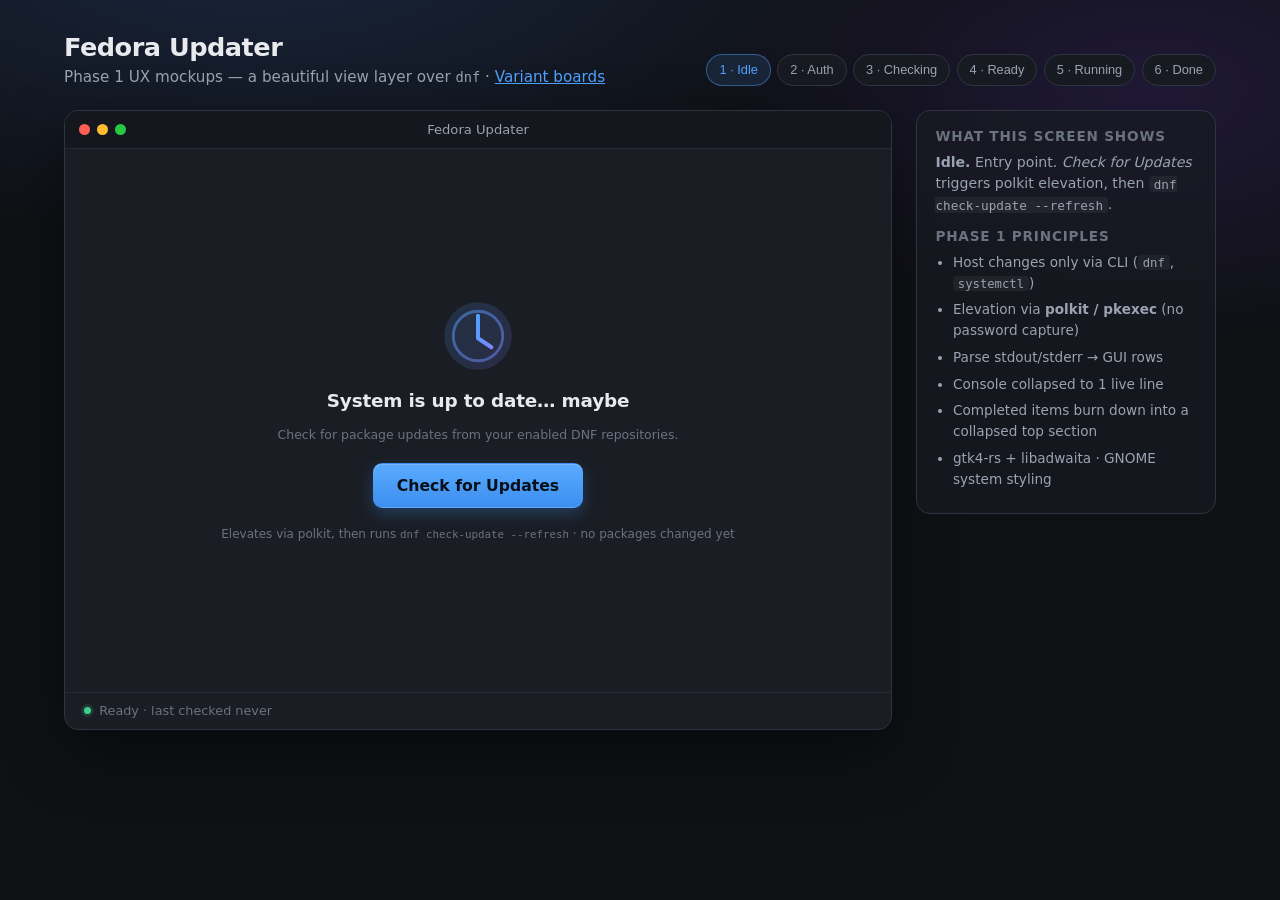
<file: mockups/index.html>
<!DOCTYPE html>
<html lang="en">
<head>
  <meta charset="UTF-8" />
  <meta name="viewport" content="width=device-width, initial-scale=1" />
  <title>Fedora Updater — Phase 1 Mockups</title>
  <link rel="stylesheet" href="styles.css" />
</head>
<body>
  <header class="page-header">
    <div>
      <h1>Fedora Updater</h1>
      <p class="subtitle">Phase 1 UX mockups — a beautiful view layer over <code>dnf</code> · <a href="boards.html" style="color:var(--accent)">Variant boards</a></p>
    </div>
    <nav class="screen-nav" id="screen-nav">
      <button data-screen="0" class="active">1 · Idle</button>
      <button data-screen="1">2 · Auth</button>
      <button data-screen="2">3 · Checking</button>
      <button data-screen="3">4 · Ready</button>
      <button data-screen="4">5 · Running</button>
      <button data-screen="5">6 · Done</button>
    </nav>
  </header>

  <main class="stage">
    <div class="window" id="app-window">
      <div class="titlebar">
        <div class="window-controls">
          <span class="dot close"></span>
          <span class="dot min"></span>
          <span class="dot max"></span>
        </div>
        <div class="titlebar-title">Fedora Updater</div>
        <div class="titlebar-spacer"></div>
      </div>

      <!-- ========== SCREEN 0: Idle / Launch ========== -->
      <section class="screen" data-screen="0">
        <div class="content centered">
          <div class="hero-icon">
            <svg viewBox="0 0 64 64" width="72" height="72" aria-hidden="true">
              <defs>
                <linearGradient id="g0" x1="0" y1="0" x2="1" y2="1">
                  <stop offset="0%" stop-color="#51a2ff"/>
                  <stop offset="100%" stop-color="#7c86ff"/>
                </linearGradient>
              </defs>
              <circle cx="32" cy="32" r="30" fill="url(#g0)" opacity="0.15"/>
              <path d="M32 14v20l12 8" fill="none" stroke="url(#g0)" stroke-width="3.5" stroke-linecap="round" stroke-linejoin="round"/>
              <circle cx="32" cy="32" r="22" fill="none" stroke="url(#g0)" stroke-width="2.5" opacity="0.5"/>
            </svg>
          </div>
          <h2 class="page-title">System is up to date… maybe</h2>
          <p class="page-footnote">Check for package updates from your enabled DNF repositories.</p>
          <button class="btn primary large" id="btn-check">Check for Updates</button>
          <p class="hint">Elevates via polkit, then runs <code>dnf check-update --refresh</code> · no packages changed yet</p>
        </div>
        <footer class="status-footer idle">
          <span class="status-dot"></span>
          Ready · last checked never
        </footer>
      </section>

      <!-- ========== SCREEN 1: Auth (polkit) — right after Check for Updates ========== -->
      <section class="screen hidden" data-screen="1">
        <div class="content dimmed centered" aria-hidden="true">
          <div class="hero-icon">
            <svg viewBox="0 0 64 64" width="72" height="72" aria-hidden="true">
              <circle cx="32" cy="32" r="30" fill="url(#g0)" opacity="0.15"/>
              <path d="M32 14v20l12 8" fill="none" stroke="url(#g0)" stroke-width="3.5" stroke-linecap="round" stroke-linejoin="round"/>
              <circle cx="32" cy="32" r="22" fill="none" stroke="url(#g0)" stroke-width="2.5" opacity="0.5"/>
            </svg>
          </div>
          <h2 class="page-title">System is up to date… maybe</h2>
          <p class="page-footnote">Check for package updates from your enabled DNF repositories.</p>
          <button class="btn primary large" disabled>Check for Updates</button>
        </div>

        <div class="modal-backdrop">
          <div class="modal" role="dialog" aria-labelledby="auth-title">
            <div class="modal-icon">
              <svg viewBox="0 0 48 48" width="40" height="40">
                <rect x="12" y="20" width="24" height="18" rx="3" fill="none" stroke="#51a2ff" stroke-width="2.5"/>
                <path d="M18 20v-5a6 6 0 0 1 12 0v5" fill="none" stroke="#51a2ff" stroke-width="2.5" stroke-linecap="round"/>
              </svg>
            </div>
            <h3 id="auth-title">Authentication required</h3>
            <p class="muted">
              A system dialog will ask for your password so this app can run
              <code>dnf check-update --refresh</code> with elevated privileges.
            </p>
            <div class="polkit-wait">
              <div class="spinner sm"></div>
              <span>Waiting for polkit…</span>
            </div>
            <p class="hint">
              No password is collected by this app. Elevation uses polkit
              (<code>pkexec</code>) — safer for open source.
            </p>
            <div class="modal-actions">
              <button class="btn ghost">Cancel</button>
            </div>
          </div>
        </div>
      </section>

      <!-- ========== SCREEN 2: Checking ========== -->
      <section class="screen hidden" data-screen="2">
        <div class="content centered">
          <div class="spinner-wrap">
            <div class="spinner"></div>
          </div>
          <h2 class="page-title">Checking for updates</h2>
          <p class="page-footnote mono">Refreshing repository metadata…</p>
          <div class="meta-progress">
            <div class="meta-bar"><div class="meta-fill" style="width:62%"></div></div>
            <div class="meta-labels">
              <span>fedora · updates · rpmfusion</span>
              <span>62%</span>
            </div>
          </div>
        </div>
        <div class="console collapsed">
          <button class="console-toggle" type="button">
            <span class="chevron">›</span>
            <span class="console-preview mono">Updating and loading repositories:</span>
            <span class="console-badge">live</span>
          </button>
        </div>
      </section>

      <!-- ========== SCREEN 3: Ready / Package list ========== -->
      <section class="screen hidden" data-screen="3">
        <div class="content ready">
          <header class="content-header">
            <div class="header-text">
              <h2 class="view-title">12 updates available</h2>
              <p class="view-footnote">≈ 248 MB download · estimated 4–8 min</p>
            </div>
            <div class="header-actions">
              <button class="btn ghost">Refresh</button>
              <button class="btn primary">Update All</button>
            </div>
          </header>

          <div class="summary-chips">
            <span class="chip security">3 security</span>
            <span class="chip bugfix">7 bugfix</span>
            <span class="chip enhance">2 enhancement</span>
          </div>

          <div class="package-list scroll">
            <div class="pkg-row">
              <div class="pkg-icon security">S</div>
              <div class="pkg-main">
                <div class="pkg-name">openssl</div>
                <div class="pkg-meta">1:3.2.2-1.fc42 → 1:3.2.2-3.fc42 · updates</div>
              </div>
              <div class="pkg-size">2.1 MB</div>
            </div>
            <div class="pkg-row">
              <div class="pkg-icon security">S</div>
              <div class="pkg-main">
                <div class="pkg-name">kernel</div>
                <div class="pkg-meta">6.14.9-300.fc42 → 6.14.11-300.fc42 · updates</div>
              </div>
              <div class="pkg-size">98 MB</div>
            </div>
            <div class="pkg-row">
              <div class="pkg-icon security">S</div>
              <div class="pkg-main">
                <div class="pkg-name">firefox</div>
                <div class="pkg-meta">139.0-1.fc42 → 140.0-1.fc42 · updates</div>
              </div>
              <div class="pkg-size">112 MB</div>
            </div>
            <div class="pkg-row">
              <div class="pkg-icon bugfix">B</div>
              <div class="pkg-main">
                <div class="pkg-name">mesa-dri-drivers</div>
                <div class="pkg-meta">25.0.5-1.fc42 → 25.0.7-1.fc42 · updates</div>
              </div>
              <div class="pkg-size">18 MB</div>
            </div>
            <div class="pkg-row">
              <div class="pkg-icon bugfix">B</div>
              <div class="pkg-main">
                <div class="pkg-name">systemd</div>
                <div class="pkg-meta">257.5-1.fc42 → 257.6-1.fc42 · updates</div>
              </div>
              <div class="pkg-size">9.4 MB</div>
            </div>
            <div class="pkg-row">
              <div class="pkg-icon bugfix">B</div>
              <div class="pkg-main">
                <div class="pkg-name">glibc</div>
                <div class="pkg-meta">2.41-1.fc42 → 2.41-3.fc42 · updates</div>
              </div>
              <div class="pkg-size">6.2 MB</div>
            </div>
            <div class="pkg-row">
              <div class="pkg-icon bugfix">B</div>
              <div class="pkg-main">
                <div class="pkg-name">pipewire</div>
                <div class="pkg-meta">1.4.2-1.fc42 → 1.4.4-1.fc42 · updates</div>
              </div>
              <div class="pkg-size">3.1 MB</div>
            </div>
            <div class="pkg-row">
              <div class="pkg-icon enhance">E</div>
              <div class="pkg-main">
                <div class="pkg-name">gnome-shell</div>
                <div class="pkg-meta">48.1-1.fc42 → 48.2-1.fc42 · updates</div>
              </div>
              <div class="pkg-size">8.7 MB</div>
            </div>
            <div class="pkg-row muted-row">
              <div class="pkg-icon">+</div>
              <div class="pkg-main">
                <div class="pkg-name">…and 4 more packages</div>
                <div class="pkg-meta">Expand to see full transaction</div>
              </div>
            </div>
          </div>
        </div>

        <footer class="status-footer">
          <span>Parsed from <code>dnf check-update --refresh</code> · nothing applied yet</span>
        </footer>
      </section>

      <!-- ========== SCREEN 4: Running / Burn-down ========== -->
      <section class="screen hidden" data-screen="4">
        <div class="content running">
          <header class="content-header">
            <div class="header-text">
              <h2 class="view-title">Updating system</h2>
              <p class="view-footnote">Downloading &amp; installing · 5 of 12 remaining</p>
            </div>
            <div class="header-actions">
              <div class="overall-progress">
                <div class="ring">
                  <svg viewBox="0 0 36 36">
                    <path class="ring-bg" d="M18 2.0845 a 15.9155 15.9155 0 0 1 0 31.831 a 15.9155 15.9155 0 0 1 0 -31.831"/>
                    <path class="ring-fill" stroke-dasharray="58, 100" d="M18 2.0845 a 15.9155 15.9155 0 0 1 0 31.831 a 15.9155 15.9155 0 0 1 0 -31.831"/>
                  </svg>
                  <span class="ring-label">58%</span>
                </div>
              </div>
            </div>
          </header>

          <!-- Completed: collapsed by default -->
          <details class="completed-section">
            <summary>
              <span class="check-badge">✓</span>
              <span><strong>7 completed</strong> · openssl, kernel, firefox, mesa-dri-drivers…</span>
              <span class="chevron-sm">▸</span>
            </summary>
            <div class="completed-list">
              <div class="done-row"><span class="check">✓</span> openssl <span class="ver">3.2.2-3.fc42</span></div>
              <div class="done-row"><span class="check">✓</span> kernel <span class="ver">6.14.11-300.fc42</span></div>
              <div class="done-row"><span class="check">✓</span> firefox <span class="ver">140.0-1.fc42</span></div>
              <div class="done-row"><span class="check">✓</span> mesa-dri-drivers <span class="ver">25.0.7-1.fc42</span></div>
              <div class="done-row"><span class="check">✓</span> systemd <span class="ver">257.6-1.fc42</span></div>
              <div class="done-row"><span class="check">✓</span> glibc <span class="ver">2.41-3.fc42</span></div>
              <div class="done-row"><span class="check">✓</span> pipewire <span class="ver">1.4.4-1.fc42</span></div>
            </div>
          </details>

          <div class="active-list">
            <div class="pkg-row active">
              <div class="pkg-icon active-spin"></div>
              <div class="pkg-main">
                <div class="pkg-name">gnome-shell <span class="phase-tag">installing</span></div>
                <div class="pkg-meta">48.1-1.fc42 → 48.2-1.fc42 · 8.7 MB</div>
                <div class="row-progress"><div class="row-fill" style="width:72%"></div></div>
              </div>
              <div class="pkg-size">72%</div>
            </div>

            <div class="pkg-row pending">
              <div class="pkg-icon pending-dot"></div>
              <div class="pkg-main">
                <div class="pkg-name">nautilus</div>
                <div class="pkg-meta">48.1-1.fc42 → 48.2-1.fc42 · 4.2 MB</div>
              </div>
              <div class="pkg-size muted">queued</div>
            </div>

            <div class="pkg-row pending">
              <div class="pkg-icon pending-dot"></div>
              <div class="pkg-main">
                <div class="pkg-name">gtk4</div>
                <div class="pkg-meta">4.18.4-1.fc42 → 4.18.5-1.fc42 · 7.1 MB</div>
              </div>
              <div class="pkg-size muted">queued</div>
            </div>

            <div class="pkg-row pending">
              <div class="pkg-icon pending-dot"></div>
              <div class="pkg-main">
                <div class="pkg-name">libadwaita</div>
                <div class="pkg-meta">1.7.2-1.fc42 → 1.7.4-1.fc42 · 1.8 MB</div>
              </div>
              <div class="pkg-size muted">queued</div>
            </div>

            <div class="pkg-row pending">
              <div class="pkg-icon pending-dot"></div>
              <div class="pkg-main">
                <div class="pkg-name">cups</div>
                <div class="pkg-meta">1:2.4.11-2.fc42 → 1:2.4.12-1.fc42 · 3.4 MB</div>
              </div>
              <div class="pkg-size muted">queued</div>
            </div>
          </div>
        </div>

        <div class="console" id="console-panel">
          <button class="console-toggle" type="button" id="console-toggle">
            <span class="chevron" id="console-chevron">›</span>
            <span class="console-preview mono" id="console-preview">[3/5] Installing gnome-shell-48.2-1.fc42.x86_64</span>
            <span class="console-badge">console</span>
          </button>
          <pre class="console-body hidden mono" id="console-body">Updating and loading repositories:
Repositories loaded.
Package                          Arch   Version           Repository   Size
Upgrading:
 openssl                         x86_64 1:3.2.2-3.fc42    updates    2.1 M
 kernel                          x86_64 6.14.11-300.fc42  updates     98 M
 firefox                         x86_64 140.0-1.fc42      updates    112 M
 …
Transaction Summary:
 Upgrade  12 Packages

Total download size: 248 M
Downloading Packages:
[1/12] openssl-1:3.2.2-3.fc42.x86_64 100% | 2.1 MB |  4.2 MB/s |  00m01s
…
Running transaction
[1/12] Verifying gnome-shell-48.2-1.fc42.x86_64
[2/12] Preparing gnome-shell-48.2-1.fc42.x86_64
[3/12] Installing gnome-shell-48.2-1.fc42.x86_64</pre>
        </div>
      </section>

      <!-- ========== SCREEN 5: Complete ========== -->
      <section class="screen hidden" data-screen="5">
        <div class="content centered">
          <div class="success-icon">✓</div>
          <h2 class="page-title">All updates applied</h2>
          <p class="page-footnote">12 packages upgraded · 248 MB · 6m 42s</p>

          <div class="done-summary">
            <div class="done-stat">
              <span class="num">12</span>
              <span class="lbl">upgraded</span>
            </div>
            <div class="done-stat">
              <span class="num">0</span>
              <span class="lbl">failed</span>
            </div>
            <div class="done-stat warn">
              <span class="num">1</span>
              <span class="lbl">needs reboot</span>
            </div>
          </div>

          <div class="reboot-card">
            <div>
              <strong>Restart recommended</strong>
              <p class="muted">A new kernel was installed. Restart to boot into it.</p>
            </div>
            <button class="btn primary">Restart Now</button>
          </div>
          <p class="hint">Runs <code>systemctl reboot</code> · or just close the app</p>

          <details class="completed-section final">
            <summary>
              <span class="check-badge">✓</span>
              <span><strong>12 completed packages</strong></span>
              <span class="chevron-sm">▸</span>
            </summary>
            <div class="completed-list">
              <div class="done-row"><span class="check">✓</span> openssl … kernel … firefox … (full list)</div>
            </div>
          </details>

          <div class="header-actions footer-actions">
            <button class="btn ghost">View full log</button>
            <button class="btn primary">Done</button>
          </div>
        </div>

        <div class="console collapsed">
          <button class="console-toggle" type="button">
            <span class="chevron">›</span>
            <span class="console-preview mono">Complete! Exit code: 0</span>
            <span class="console-badge">log</span>
          </button>
        </div>
      </section>
    </div>

    <aside class="notes">
      <h3>What this screen shows</h3>
      <div id="notes-content">
        <p><strong>Idle.</strong> Clean entry point. No background daemon — user initiates check.</p>
      </div>
      <h3>Phase 1 principles</h3>
      <ul>
        <li>Host changes only via CLI (<code>dnf</code>, <code>systemctl</code>)</li>
        <li>Elevation via <strong>polkit / pkexec</strong> (no password capture)</li>
        <li>Parse stdout/stderr → GUI rows</li>
        <li>Console collapsed to 1 live line</li>
        <li>Completed items burn down into a collapsed top section</li>
        <li>gtk4-rs + libadwaita · GNOME system styling</li>
      </ul>
    </aside>
  </main>

  <script src="app.js"></script>
</body>
</html>
</file>
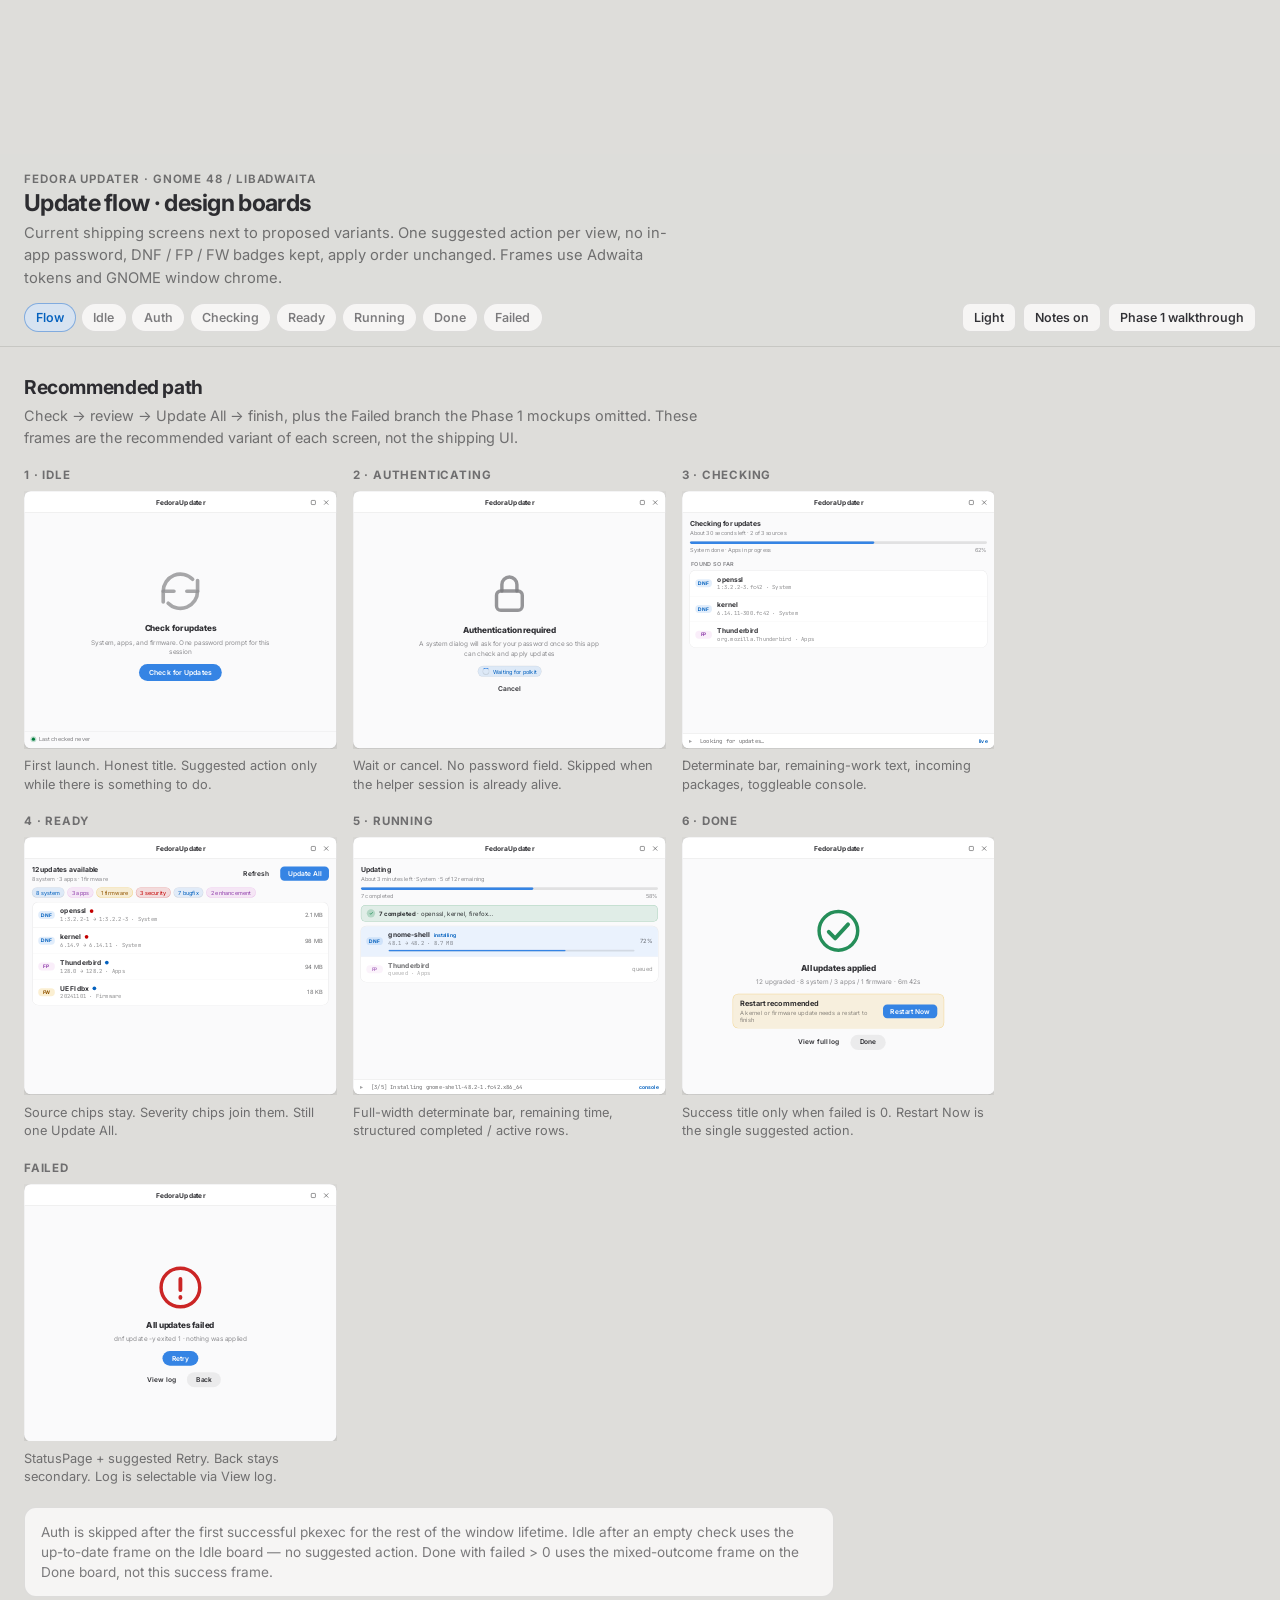
<file: mockups/boards.html>
<!DOCTYPE html>
<html lang="en" data-theme="light">
<head>
  <meta charset="UTF-8" />
  <meta name="viewport" content="width=device-width, initial-scale=1" />
  <title>Fedora Updater — Design boards</title>
  <link rel="stylesheet" href="boards.css" />
</head>
<body>
  <svg xmlns="http://www.w3.org/2000/svg" hidden>
    <symbol id="i-close" viewBox="0 0 16 16">
      <path d="M4 4l8 8M12 4l-8 8" fill="none" stroke="currentColor" stroke-width="1.75" stroke-linecap="round"/>
    </symbol>
    <symbol id="i-max" viewBox="0 0 16 16">
      <rect x="3.5" y="3.5" width="9" height="9" rx="1.5" fill="none" stroke="currentColor" stroke-width="1.6"/>
    </symbol>
    <symbol id="i-update" viewBox="0 0 24 24">
      <path d="M20 12a8 8 0 0 1-13.7 5.6M4 12A8 8 0 0 1 17.7 6.4" fill="none" stroke="currentColor" stroke-width="1.7" stroke-linecap="round"/>
      <path d="M20 7v5h-5M4 17v-5h5" fill="none" stroke="currentColor" stroke-width="1.7" stroke-linecap="round" stroke-linejoin="round"/>
    </symbol>
    <symbol id="i-ok" viewBox="0 0 24 24">
      <circle cx="12" cy="12" r="9" fill="none" stroke="currentColor" stroke-width="1.6"/>
      <path d="M7.5 12.5l3 3 6-6.5" fill="none" stroke="currentColor" stroke-width="1.8" stroke-linecap="round" stroke-linejoin="round"/>
    </symbol>
    <symbol id="i-lock" viewBox="0 0 24 24">
      <rect x="6" y="11" width="12" height="9" rx="2" fill="none" stroke="currentColor" stroke-width="1.6"/>
      <path d="M8.5 11V8a3.5 3.5 0 0 1 7 0v3" fill="none" stroke="currentColor" stroke-width="1.6" stroke-linecap="round"/>
    </symbol>
    <symbol id="i-error" viewBox="0 0 24 24">
      <circle cx="12" cy="12" r="9" fill="none" stroke="currentColor" stroke-width="1.6"/>
      <path d="M12 8v5.2M12 16.4v.4" fill="none" stroke="currentColor" stroke-width="1.8" stroke-linecap="round"/>
    </symbol>
    <symbol id="i-warn" viewBox="0 0 24 24">
      <path d="M12 3.8L21 20.2H3L12 3.8z" fill="none" stroke="currentColor" stroke-width="1.6" stroke-linejoin="round"/>
      <path d="M12 10v4.4M12 16.8v.4" fill="none" stroke="currentColor" stroke-width="1.8" stroke-linecap="round"/>
    </symbol>
  </svg>

  <header class="studio-header">
    <div class="studio-header-inner">
      <p class="studio-kicker">Fedora Updater · GNOME 48 / libadwaita</p>
      <h1>Update flow · design boards</h1>
      <p class="studio-lead">
        Current shipping screens next to proposed variants. One suggested action per view,
        no in-app password, DNF / FP / FW badges kept, apply order unchanged.
        Frames use Adwaita tokens and GNOME window chrome.
      </p>
      <div class="studio-toolbar">
        <nav class="studio-nav" id="studio-nav">
          <a href="#flow" class="active">Flow</a>
          <a href="#idle">Idle</a>
          <a href="#auth">Auth</a>
          <a href="#checking">Checking</a>
          <a href="#ready">Ready</a>
          <a href="#running">Running</a>
          <a href="#done">Done</a>
          <a href="#failed">Failed</a>
        </nav>
        <div class="studio-controls">
          <button type="button" id="theme-toggle" aria-pressed="false">Light</button>
          <button type="button" id="notes-toggle" aria-pressed="false">Notes on</button>
          <a class="studio-link" href="index.html">Phase 1 walkthrough</a>
        </div>
      </div>
    </div>
  </header>

  <main class="studio-main">

    <!-- ========== FLOW ========== -->
    <section class="board" id="flow">
      <div class="board-intro">
        <h2>Recommended path</h2>
        <p>
          Check → review → Update All → finish, plus the Failed branch the Phase 1 mockups omitted.
          These frames are the recommended variant of each screen, not the shipping UI.
        </p>
      </div>
      <div class="board-row flow">

        <article class="frame">
          <p class="frame-label">1 · Idle</p>
          <div class="frame-slot">
            <div class="adw-window">
              <header class="adw-headerbar">
                <span class="adw-header-start"></span>
                <span class="adw-header-title">Fedora Updater</span>
                <span class="adw-header-end">
                  <button class="adw-winbtn" tabindex="-1" aria-hidden="true"><svg><use href="#i-max"/></svg></button>
                  <button class="adw-winbtn close" tabindex="-1" aria-hidden="true"><svg><use href="#i-close"/></svg></button>
                </span>
              </header>
              <div class="adw-body">
                <div class="status-page">
                  <div class="status-icon"><svg><use href="#i-update"/></svg></div>
                  <h3 class="title-2">Check for updates</h3>
                  <p class="desc">System, apps, and firmware. One password prompt for this session</p>
                  <div class="status-child">
                    <button class="btn suggested pill large">Check for Updates</button>
                  </div>
                </div>
                <div class="status-footer"><span class="status-dot"></span>Last checked never</div>
              </div>
            </div>
          </div>
          <p class="frame-caption">First launch. Honest title. Suggested action only while there is something to do.</p>
        </article>

        <article class="frame">
          <p class="frame-label">2 · Authenticating</p>
          <div class="frame-slot">
            <div class="adw-window">
              <header class="adw-headerbar">
                <span class="adw-header-start"></span>
                <span class="adw-header-title">Fedora Updater</span>
                <span class="adw-header-end">
                  <button class="adw-winbtn" tabindex="-1" aria-hidden="true"><svg><use href="#i-max"/></svg></button>
                  <button class="adw-winbtn close" tabindex="-1" aria-hidden="true"><svg><use href="#i-close"/></svg></button>
                </span>
              </header>
              <div class="adw-body">
                <div class="status-page">
                  <div class="status-icon lock"><svg><use href="#i-lock"/></svg></div>
                  <h3 class="title-2">Authentication required</h3>
                  <p class="desc">A system dialog will ask for your password once so this app can check and apply updates</p>
                  <div class="status-child">
                    <div class="chip src-dnf" style="display:inline-flex;align-items:center;gap:8px">
                      <span class="spinner sm"></span> Waiting for polkit
                    </div>
                    <button class="btn flat">Cancel</button>
                  </div>
                </div>
              </div>
            </div>
          </div>
          <p class="frame-caption">Wait or cancel. No password field. Skipped when the helper session is already alive.</p>
        </article>

        <article class="frame">
          <p class="frame-label">3 · Checking</p>
          <div class="frame-slot">
            <div class="adw-window">
              <header class="adw-headerbar">
                <span class="adw-header-start"></span>
                <span class="adw-header-title">Fedora Updater</span>
                <span class="adw-header-end">
                  <button class="adw-winbtn" tabindex="-1" aria-hidden="true"><svg><use href="#i-max"/></svg></button>
                  <button class="adw-winbtn close" tabindex="-1" aria-hidden="true"><svg><use href="#i-close"/></svg></button>
                </span>
              </header>
              <div class="adw-body">
                <div class="content">
                  <header class="content-header">
                    <div class="header-text">
                      <h3 class="title-4">Checking for updates</h3>
                      <p class="caption dim" style="margin:4px 0 0">About 30 seconds left · 2 of 3 sources</p>
                    </div>
                  </header>
                  <div class="progress-block">
                    <div class="progress"><span style="width:62%"></span></div>
                    <div class="progress-meta"><span>System done · Apps in progress</span><span>62%</span></div>
                  </div>
                  <p class="list-label">Found so far</p>
                  <div class="boxed-list">
                    <div class="pkg-row">
                      <span class="badge src-dnf">DNF</span>
                      <div><div class="pkg-name">openssl</div><div class="pkg-meta mono">1:3.2.2-3.fc42 · System</div></div>
                    </div>
                    <div class="pkg-row">
                      <span class="badge src-dnf">DNF</span>
                      <div><div class="pkg-name">kernel</div><div class="pkg-meta mono">6.14.11-300.fc42 · System</div></div>
                    </div>
                    <div class="pkg-row">
                      <span class="badge src-flatpak">FP</span>
                      <div><div class="pkg-name">Thunderbird</div><div class="pkg-meta mono">org.mozilla.Thunderbird · Apps</div></div>
                    </div>
                  </div>
                </div>
                <div class="console-bar">
                  <button class="console-toggle" type="button">
                    <span class="chevron">▸</span>
                    <span class="console-preview mono">Looking for updates…</span>
                    <span class="console-badge">live</span>
                  </button>
                </div>
              </div>
            </div>
          </div>
          <p class="frame-caption">Determinate bar, remaining-work text, incoming packages, toggleable console.</p>
        </article>

        <article class="frame">
          <p class="frame-label">4 · Ready</p>
          <div class="frame-slot">
            <div class="adw-window">
              <header class="adw-headerbar">
                <span class="adw-header-start"></span>
                <span class="adw-header-title">Fedora Updater</span>
                <span class="adw-header-end">
                  <button class="adw-winbtn" tabindex="-1" aria-hidden="true"><svg><use href="#i-max"/></svg></button>
                  <button class="adw-winbtn close" tabindex="-1" aria-hidden="true"><svg><use href="#i-close"/></svg></button>
                </span>
              </header>
              <div class="adw-body">
                <div class="content">
                  <header class="content-header">
                    <div class="header-text">
                      <h3 class="title-4">12 updates available</h3>
                      <p class="caption dim" style="margin:4px 0 0">8 system · 3 apps · 1 firmware</p>
                    </div>
                    <div class="header-actions">
                      <button class="btn flat">Refresh</button>
                      <button class="btn suggested">Update All</button>
                    </div>
                  </header>
                  <div class="chips">
                    <span class="chip src-dnf">8 system</span>
                    <span class="chip src-flatpak">3 apps</span>
                    <span class="chip src-firmware">1 firmware</span>
                    <span class="chip security">3 security</span>
                    <span class="chip bugfix">7 bugfix</span>
                    <span class="chip enhance">2 enhancement</span>
                  </div>
                  <div class="boxed-scroll">
                    <div class="boxed-list">
                      <div class="pkg-row">
                        <span class="badge src-dnf">DNF</span>
                        <div><div class="pkg-name">openssl <span class="sev-dot security"></span></div><div class="pkg-meta mono">1:3.2.2-1 → 1:3.2.2-3 · System</div></div>
                        <span class="pkg-size">2.1 MB</span>
                      </div>
                      <div class="pkg-row">
                        <span class="badge src-dnf">DNF</span>
                        <div><div class="pkg-name">kernel <span class="sev-dot security"></span></div><div class="pkg-meta mono">6.14.9 → 6.14.11 · System</div></div>
                        <span class="pkg-size">98 MB</span>
                      </div>
                      <div class="pkg-row">
                        <span class="badge src-flatpak">FP</span>
                        <div><div class="pkg-name">Thunderbird <span class="sev-dot bugfix"></span></div><div class="pkg-meta mono">128.0 → 128.2 · Apps</div></div>
                        <span class="pkg-size">94 MB</span>
                      </div>
                      <div class="pkg-row">
                        <span class="badge src-firmware">FW</span>
                        <div><div class="pkg-name">UEFI dbx <span class="sev-dot bugfix"></span></div><div class="pkg-meta mono">20241101 · Firmware</div></div>
                        <span class="pkg-size">18 KB</span>
                      </div>
                    </div>
                  </div>
                </div>
              </div>
            </div>
          </div>
          <p class="frame-caption">Source chips stay. Severity chips join them. Still one Update All.</p>
        </article>

        <article class="frame">
          <p class="frame-label">5 · Running</p>
          <div class="frame-slot">
            <div class="adw-window">
              <header class="adw-headerbar">
                <span class="adw-header-start"></span>
                <span class="adw-header-title">Fedora Updater</span>
                <span class="adw-header-end">
                  <button class="adw-winbtn" tabindex="-1" aria-hidden="true"><svg><use href="#i-max"/></svg></button>
                  <button class="adw-winbtn close" tabindex="-1" aria-hidden="true"><svg><use href="#i-close"/></svg></button>
                </span>
              </header>
              <div class="adw-body">
                <div class="content">
                  <header class="content-header">
                    <div class="header-text">
                      <h3 class="title-4">Updating</h3>
                      <p class="caption dim" style="margin:4px 0 0">About 3 minutes left · System · 5 of 12 remaining</p>
                    </div>
                  </header>
                  <div class="progress-block">
                    <div class="progress"><span style="width:58%"></span></div>
                    <div class="progress-meta"><span>7 completed</span><span>58%</span></div>
                  </div>
                  <div class="completed">
                    <button type="button"><span class="check-badge">✓</span><span><strong>7 completed</strong> · openssl, kernel, firefox…</span></button>
                  </div>
                  <div class="boxed-list">
                    <div class="pkg-row active">
                      <span class="badge src-dnf">DNF</span>
                      <div>
                        <div class="pkg-name">gnome-shell <span class="phase-tag">installing</span></div>
                        <div class="pkg-meta mono">48.1 → 48.2 · 8.7 MB</div>
                        <div class="row-progress"><div class="row-fill" style="width:72%"></div></div>
                      </div>
                      <span class="pkg-size">72%</span>
                    </div>
                    <div class="pkg-row pending">
                      <span class="badge src-flatpak">FP</span>
                      <div><div class="pkg-name">Thunderbird</div><div class="pkg-meta mono">queued · Apps</div></div>
                      <span class="pkg-size">queued</span>
                    </div>
                  </div>
                </div>
                <div class="console-bar">
                  <button class="console-toggle" type="button">
                    <span class="chevron">▸</span>
                    <span class="console-preview mono">[3/5] Installing gnome-shell-48.2-1.fc42.x86_64</span>
                    <span class="console-badge">console</span>
                  </button>
                </div>
              </div>
            </div>
          </div>
          <p class="frame-caption">Full-width determinate bar, remaining time, structured completed / active rows.</p>
        </article>

        <article class="frame">
          <p class="frame-label">6 · Done</p>
          <div class="frame-slot">
            <div class="adw-window">
              <header class="adw-headerbar">
                <span class="adw-header-start"></span>
                <span class="adw-header-title">Fedora Updater</span>
                <span class="adw-header-end">
                  <button class="adw-winbtn" tabindex="-1" aria-hidden="true"><svg><use href="#i-max"/></svg></button>
                  <button class="adw-winbtn close" tabindex="-1" aria-hidden="true"><svg><use href="#i-close"/></svg></button>
                </span>
              </header>
              <div class="adw-body">
                <div class="status-page">
                  <div class="status-icon ok"><svg><use href="#i-ok"/></svg></div>
                  <h3 class="title-2">All updates applied</h3>
                  <p class="desc">12 upgraded · 8 system / 3 apps / 1 firmware · 6m&nbsp;42s</p>
                  <div class="status-child">
                    <div class="reboot-card">
                      <div>
                        <strong>Restart recommended</strong>
                        <p>A kernel or firmware update needs a restart to finish</p>
                      </div>
                      <button class="btn suggested">Restart Now</button>
                    </div>
                    <div class="actions-row">
                      <button class="btn flat">View full log</button>
                      <button class="btn pill">Done</button>
                    </div>
                  </div>
                </div>
              </div>
            </div>
          </div>
          <p class="frame-caption">Success title only when failed is 0. Restart Now is the single suggested action.</p>
        </article>

        <article class="frame">
          <p class="frame-label">Failed</p>
          <div class="frame-slot">
            <div class="adw-window">
              <header class="adw-headerbar">
                <span class="adw-header-start"></span>
                <span class="adw-header-title">Fedora Updater</span>
                <span class="adw-header-end">
                  <button class="adw-winbtn" tabindex="-1" aria-hidden="true"><svg><use href="#i-max"/></svg></button>
                  <button class="adw-winbtn close" tabindex="-1" aria-hidden="true"><svg><use href="#i-close"/></svg></button>
                </span>
              </header>
              <div class="adw-body">
                <div class="status-page">
                  <div class="status-icon err"><svg><use href="#i-error"/></svg></div>
                  <h3 class="title-2">All updates failed</h3>
                  <p class="desc">dnf update -y exited 1 · nothing was applied</p>
                  <div class="status-child">
                    <button class="btn suggested pill">Retry</button>
                    <div class="actions-row">
                      <button class="btn flat">View log</button>
                      <button class="btn pill">Back</button>
                    </div>
                  </div>
                </div>
              </div>
            </div>
          </div>
          <p class="frame-caption">StatusPage + suggested Retry. Back stays secondary. Log is selectable via View log.</p>
        </article>
      </div>
      <p class="flow-note">
        Auth is skipped after the first successful pkexec for the rest of the window lifetime.
        Idle after an empty check uses the up-to-date frame on the Idle board — no suggested action.
        Done with failed &gt; 0 uses the mixed-outcome frame on the Done board, not this success frame.
      </p>
    </section>

    <!-- ========== IDLE ========== -->
    <section class="board" id="idle" hidden>
      <div class="board-intro">
        <h2>Idle</h2>
        <p>
          Shipping title never changes. After an empty check the subtitle becomes
          “No updates available” while the heading still says “System is up to date… maybe”.
          Proposed: live title, and hide the suggested action when the machine is current.
        </p>
      </div>
      <div class="board-row cols-3">

        <article class="frame">
          <p class="frame-label">Current</p>
          <div class="frame-slot">
            <div class="adw-window">
              <header class="adw-headerbar">
                <span class="adw-header-start"></span>
                <span class="adw-header-title">Fedora Updater</span>
                <span class="adw-header-end">
                  <button class="adw-winbtn" tabindex="-1" aria-hidden="true"><svg><use href="#i-max"/></svg></button>
                  <button class="adw-winbtn close" tabindex="-1" aria-hidden="true"><svg><use href="#i-close"/></svg></button>
                </span>
              </header>
              <div class="adw-body">
                <div class="status-page">
                  <div class="status-icon"><svg><use href="#i-update"/></svg></div>
                  <h3 class="title-2">System is up to date… maybe</h3>
                  <div class="status-child">
                    <p class="desc">Check for system, Flatpak, and firmware updates.</p>
                    <button class="btn suggested pill large">Check for Updates</button>
                    <p class="hint">One polkit prompt per app run · dnf · flatpak · fwupd · no packages changed yet</p>
                  </div>
                </div>
                <div class="status-footer"><span class="status-dot"></span>Ready · last checked never</div>
              </div>
            </div>
          </div>
          <p class="frame-caption">Shipping StatusPage. Title is frozen for first launch, empty check, and post-apply.</p>
        </article>

        <article class="frame">
          <p class="frame-label">Proposed · first launch</p>
          <div class="frame-slot">
            <div class="adw-window">
              <header class="adw-headerbar">
                <span class="adw-header-start"></span>
                <span class="adw-header-title">Fedora Updater</span>
                <span class="adw-header-end">
                  <button class="adw-winbtn" tabindex="-1" aria-hidden="true"><svg><use href="#i-max"/></svg></button>
                  <button class="adw-winbtn close" tabindex="-1" aria-hidden="true"><svg><use href="#i-close"/></svg></button>
                </span>
              </header>
              <div class="adw-body">
                <div class="status-page">
                  <div class="status-icon"><svg><use href="#i-update"/></svg></div>
                  <h3 class="title-2">Check for updates</h3>
                  <div class="status-child">
                    <p class="desc">System, apps, and firmware. One password prompt for this session</p>
                    <button class="btn suggested pill large">Check for Updates</button>
                    <p class="hint">dnf · flatpak · fwupd · nothing changes until you review</p>
                  </div>
                </div>
                <div class="status-footer"><span class="status-dot"></span>Last checked never</div>
              </div>
            </div>
          </div>
          <p class="frame-caption">Title matches the job. Suggested pill stays — there is something to do.</p>
        </article>

        <article class="frame">
          <p class="frame-label">Proposed · up to date</p>
          <div class="frame-slot">
            <div class="adw-window">
              <header class="adw-headerbar">
                <span class="adw-header-start"></span>
                <span class="adw-header-title">Fedora Updater</span>
                <span class="adw-header-end">
                  <button class="adw-winbtn" tabindex="-1" aria-hidden="true"><svg><use href="#i-max"/></svg></button>
                  <button class="adw-winbtn close" tabindex="-1" aria-hidden="true"><svg><use href="#i-close"/></svg></button>
                </span>
              </header>
              <div class="adw-body">
                <div class="status-page">
                  <div class="status-icon ok"><svg><use href="#i-ok"/></svg></div>
                  <h3 class="title-2">System is up to date</h3>
                  <div class="status-child">
                    <p class="desc">Last checked today at 9:41</p>
                    <button class="btn flat">Check Again</button>
                  </div>
                </div>
                <div class="status-footer"><span class="status-dot"></span>Ready · last checked 9:41</div>
              </div>
            </div>
          </div>
          <p class="frame-caption">No suggested action — same rule as macOS Software Update when the machine is current.</p>
        </article>
      </div>
    </section>

    <!-- ========== AUTH ========== -->
    <section class="board" id="auth" hidden>
      <div class="board-intro">
        <h2>Authenticating</h2>
        <p>
          In-app UI only waits. Polkit owns the password dialog. The shipping page has no Cancel.
          This view is skipped entirely when <code>can_skip_auth_ui()</code> is true.
        </p>
      </div>
      <div class="board-row cols-2">

        <article class="frame">
          <p class="frame-label">Current</p>
          <div class="frame-slot">
            <div class="adw-window">
              <header class="adw-headerbar">
                <span class="adw-header-start"></span>
                <span class="adw-header-title">Fedora Updater</span>
                <span class="adw-header-end">
                  <button class="adw-winbtn" tabindex="-1" aria-hidden="true"><svg><use href="#i-max"/></svg></button>
                  <button class="adw-winbtn close" tabindex="-1" aria-hidden="true"><svg><use href="#i-close"/></svg></button>
                </span>
              </header>
              <div class="adw-body">
                <div class="auth-col">
                  <div class="spinner"></div>
                  <h3 class="title-3">Authentication required</h3>
                  <p class="body dim desc">A system dialog will ask for your password once so this app can check and apply updates through a privileged helper.</p>
                  <p class="accent">Waiting for polkit…</p>
                  <p class="hint">Credentials are never handled by this app. Elevation uses pkexec + a command allowlist helper.</p>
                </div>
              </div>
            </div>
          </div>
          <p class="frame-caption">Spinner + copy. Wait-only. Close the window is the only way out.</p>
        </article>

        <article class="frame">
          <p class="frame-label">Proposed</p>
          <div class="frame-slot">
            <div class="adw-window">
              <header class="adw-headerbar">
                <span class="adw-header-start"></span>
                <span class="adw-header-title">Fedora Updater</span>
                <span class="adw-header-end">
                  <button class="adw-winbtn" tabindex="-1" aria-hidden="true"><svg><use href="#i-max"/></svg></button>
                  <button class="adw-winbtn close" tabindex="-1" aria-hidden="true"><svg><use href="#i-close"/></svg></button>
                </span>
              </header>
              <div class="adw-body">
                <div class="status-page">
                  <div class="status-icon lock"><svg><use href="#i-lock"/></svg></div>
                  <h3 class="title-2">Authentication required</h3>
                  <p class="desc">A system dialog will ask for your password once for this app session so it can check for updates via a privileged helper</p>
                  <div class="status-child">
                    <p class="accent" style="display:inline-flex;align-items:center;gap:8px;margin:0">
                      <span class="spinner sm"></span> Waiting for polkit
                    </p>
                    <p class="hint">No password is collected here. Later Check and Update All reuse this session</p>
                    <button class="btn flat">Cancel</button>
                  </div>
                </div>
              </div>
            </div>
          </div>
          <p class="frame-caption">StatusPage + Cancel. Still no password field. Cancel returns to Idle without starting a check.</p>
        </article>
      </div>
    </section>

    <!-- ========== CHECKING ========== -->
    <section class="board" id="checking" hidden>
      <div class="board-intro">
        <h2>Checking</h2>
        <p>
          HIG: spinners are for waits past about 3 seconds, not the long-task default.
          Sequential sources are three known units of work, so a determinate bar is honest.
          <code>packages_so_far</code> is already in state and unused.
        </p>
      </div>
      <div class="board-row cols-3">

        <article class="frame">
          <p class="frame-label">Current</p>
          <div class="frame-slot">
            <div class="adw-window">
              <header class="adw-headerbar">
                <span class="adw-header-start"></span>
                <span class="adw-header-title">Fedora Updater</span>
                <span class="adw-header-end">
                  <button class="adw-winbtn" tabindex="-1" aria-hidden="true"><svg><use href="#i-max"/></svg></button>
                  <button class="adw-winbtn close" tabindex="-1" aria-hidden="true"><svg><use href="#i-close"/></svg></button>
                </span>
              </header>
              <div class="adw-body">
                <div class="status-page">
                  <div class="spinner"></div>
                  <h3 class="title-3">Checking for updates</h3>
                  <p class="desc">System · Flatpak · Firmware (sequential)</p>
                </div>
                <div class="console-bar">
                  <div class="console-toggle" style="cursor:default">
                    <span class="chevron">▸</span>
                    <span class="console-preview mono">Updating and loading repositories:</span>
                    <span class="console-badge">live</span>
                  </div>
                </div>
              </div>
            </div>
          </div>
          <p class="frame-caption">Long-lived spinner. Console is one non-toggleable line. Incoming packages never listed.</p>
        </article>

        <article class="frame">
          <p class="frame-label">Proposed A · meta progress</p>
          <div class="frame-slot">
            <div class="adw-window">
              <header class="adw-headerbar">
                <span class="adw-header-start"></span>
                <span class="adw-header-title">Fedora Updater</span>
                <span class="adw-header-end">
                  <button class="adw-winbtn" tabindex="-1" aria-hidden="true"><svg><use href="#i-max"/></svg></button>
                  <button class="adw-winbtn close" tabindex="-1" aria-hidden="true"><svg><use href="#i-close"/></svg></button>
                </span>
              </header>
              <div class="adw-body">
                <div class="content">
                  <header class="content-header">
                    <div class="header-text">
                      <h3 class="title-4">Checking for updates</h3>
                      <p class="caption dim" style="margin:4px 0 0">About 30 seconds left · 2 of 3 sources</p>
                    </div>
                  </header>
                  <div class="progress-block">
                    <div class="progress"><span style="width:62%"></span></div>
                    <div class="progress-meta"><span>System done · Apps in progress · Firmware queued</span><span>62%</span></div>
                  </div>
                  <p class="list-label">Found so far</p>
                  <div class="boxed-scroll">
                    <div class="boxed-list">
                      <div class="pkg-row">
                        <span class="badge src-dnf">DNF</span>
                        <div><div class="pkg-name">openssl</div><div class="pkg-meta mono">1:3.2.2-3.fc42 · System</div></div>
                        <span class="pkg-size">2.1 MB</span>
                      </div>
                      <div class="pkg-row">
                        <span class="badge src-dnf">DNF</span>
                        <div><div class="pkg-name">kernel</div><div class="pkg-meta mono">6.14.11-300.fc42 · System</div></div>
                        <span class="pkg-size">98 MB</span>
                      </div>
                      <div class="pkg-row">
                        <span class="badge src-dnf">DNF</span>
                        <div><div class="pkg-name">firefox</div><div class="pkg-meta mono">140.0-1.fc42 · System</div></div>
                        <span class="pkg-size">112 MB</span>
                      </div>
                      <div class="pkg-row">
                        <span class="badge src-flatpak">FP</span>
                        <div><div class="pkg-name">Thunderbird</div><div class="pkg-meta mono">org.mozilla.Thunderbird · Apps</div></div>
                        <span class="pkg-size">94 MB</span>
                      </div>
                    </div>
                  </div>
                </div>
                <div class="console-bar">
                  <button class="console-toggle" type="button">
                    <span class="chevron">▸</span>
                    <span class="console-preview mono">Looking for updates…</span>
                    <span class="console-badge">live</span>
                  </button>
                  <pre class="console-body mono">Updating and loading repositories:
Repositories loaded.
Looking for updates…
org.mozilla.Thunderbird	flathub	128.2.0</pre>
                </div>
              </div>
            </div>
          </div>
          <p class="frame-caption">Recommended. Determinate bar + remaining-work text + live list + Revealer console.</p>
        </article>

        <article class="frame">
          <p class="frame-label">Proposed B · source stepper</p>
          <div class="frame-slot">
            <div class="adw-window">
              <header class="adw-headerbar">
                <span class="adw-header-start"></span>
                <span class="adw-header-title">Fedora Updater</span>
                <span class="adw-header-end">
                  <button class="adw-winbtn" tabindex="-1" aria-hidden="true"><svg><use href="#i-max"/></svg></button>
                  <button class="adw-winbtn close" tabindex="-1" aria-hidden="true"><svg><use href="#i-close"/></svg></button>
                </span>
              </header>
              <div class="adw-body">
                <div class="content">
                  <header class="content-header">
                    <div class="header-text">
                      <h3 class="title-4">Checking for updates</h3>
                      <p class="caption dim" style="margin:4px 0 0">Scanning apps</p>
                    </div>
                  </header>
                  <div class="stepper">
                    <div class="step done"><span class="step-mark">✓</span> System</div>
                    <div class="step active"><span class="step-mark">●</span> Apps</div>
                    <div class="step todo"><span class="step-mark">○</span> Firmware</div>
                  </div>
                  <div class="progress-block">
                    <div class="progress"><span style="width:62%"></span></div>
                    <div class="progress-meta"><span>About 30 seconds left</span><span>2 of 3</span></div>
                  </div>
                  <p class="list-label">Found so far</p>
                  <div class="boxed-list">
                    <div class="pkg-row">
                      <span class="badge src-dnf">DNF</span>
                      <div><div class="pkg-name">8 system updates</div><div class="pkg-meta">openssl, kernel, firefox…</div></div>
                    </div>
                    <div class="pkg-row">
                      <span class="badge src-flatpak">FP</span>
                      <div><div class="pkg-name">Thunderbird</div><div class="pkg-meta mono">just found</div></div>
                    </div>
                  </div>
                </div>
                <div class="console-bar">
                  <button class="console-toggle" type="button">
                    <span class="chevron">▸</span>
                    <span class="console-preview mono">flatpak remote-ls --user --updates</span>
                    <span class="console-badge">live</span>
                  </button>
                </div>
              </div>
            </div>
          </div>
          <p class="frame-caption">Same data, louder source state. Use if sequential backends need to be obvious.</p>
        </article>
      </div>
    </section>

    <!-- ========== READY ========== -->
    <section class="board" id="ready" hidden>
      <div class="board-intro">
        <h2>Ready</h2>
        <p>
          Keep Refresh (flat) and one suggested Update All. Keep DNF / FP / FW badges.
          AdvisoryKind already exists; shipping chips only count UpdateSource.
        </p>
      </div>
      <div class="board-row cols-3">

        <article class="frame">
          <p class="frame-label">Current</p>
          <div class="frame-slot">
            <div class="adw-window">
              <header class="adw-headerbar">
                <span class="adw-header-start"></span>
                <span class="adw-header-title">Fedora Updater</span>
                <span class="adw-header-end">
                  <button class="adw-winbtn" tabindex="-1" aria-hidden="true"><svg><use href="#i-max"/></svg></button>
                  <button class="adw-winbtn close" tabindex="-1" aria-hidden="true"><svg><use href="#i-close"/></svg></button>
                </span>
              </header>
              <div class="adw-body">
                <div class="content">
                  <header class="content-header">
                    <div class="header-text">
                      <h3 class="title-4">12 updates available</h3>
                      <p class="caption dim" style="margin:4px 0 0">8 system · 3 apps · 1 firmware</p>
                    </div>
                    <div class="header-actions">
                      <button class="btn flat">Refresh</button>
                      <button class="btn suggested">Update All</button>
                    </div>
                  </header>
                  <div class="chips">
                    <span class="chip src-dnf">8 system</span>
                    <span class="chip src-flatpak">3 apps</span>
                    <span class="chip src-firmware">1 firmware</span>
                  </div>
                  <div class="boxed-scroll">
                    <div class="boxed-list">
                      <div class="pkg-row">
                        <span class="badge src-dnf">DNF</span>
                        <div><div class="pkg-name">openssl</div><div class="pkg-meta mono">1:3.2.2-1.fc42 → 1:3.2.2-3.fc42 · System</div></div>
                      </div>
                      <div class="pkg-row">
                        <span class="badge src-dnf">DNF</span>
                        <div><div class="pkg-name">kernel</div><div class="pkg-meta mono">6.14.9-300.fc42 → 6.14.11-300.fc42 · System</div></div>
                      </div>
                      <div class="pkg-row">
                        <span class="badge src-dnf">DNF</span>
                        <div><div class="pkg-name">firefox</div><div class="pkg-meta mono">139.0-1.fc42 → 140.0-1.fc42 · System</div></div>
                      </div>
                      <div class="pkg-row">
                        <span class="badge src-dnf">DNF</span>
                        <div><div class="pkg-name">mesa-dri-drivers</div><div class="pkg-meta mono">25.0.5-1.fc42 → 25.0.7-1.fc42 · System</div></div>
                      </div>
                      <div class="pkg-row">
                        <span class="badge src-flatpak">FP</span>
                        <div><div class="pkg-name">Thunderbird</div><div class="pkg-meta mono">128.0.1 → 128.2.0 · Apps</div></div>
                      </div>
                      <div class="pkg-row">
                        <span class="badge src-firmware">FW</span>
                        <div><div class="pkg-name">UEFI dbx</div><div class="pkg-meta mono">20241101 · Firmware</div></div>
                      </div>
                    </div>
                  </div>
                  <p class="caption dim" style="margin:8px 2px 4px">Parsed from dnf · flatpak · fwupdmgr · nothing applied yet</p>
                </div>
              </div>
            </div>
          </div>
          <p class="frame-caption">Source chips and source badges only. Security / bugfix / enhancement unused.</p>
        </article>

        <article class="frame">
          <p class="frame-label">Proposed A · severity chips</p>
          <div class="frame-slot">
            <div class="adw-window">
              <header class="adw-headerbar">
                <span class="adw-header-start"></span>
                <span class="adw-header-title">Fedora Updater</span>
                <span class="adw-header-end">
                  <button class="adw-winbtn" tabindex="-1" aria-hidden="true"><svg><use href="#i-max"/></svg></button>
                  <button class="adw-winbtn close" tabindex="-1" aria-hidden="true"><svg><use href="#i-close"/></svg></button>
                </span>
              </header>
              <div class="adw-body">
                <div class="content">
                  <header class="content-header">
                    <div class="header-text">
                      <h3 class="title-4">12 updates available</h3>
                      <p class="caption dim" style="margin:4px 0 0">8 system · 3 apps · 1 firmware</p>
                    </div>
                    <div class="header-actions">
                      <button class="btn flat">Refresh</button>
                      <button class="btn suggested">Update All</button>
                    </div>
                  </header>
                  <div class="chips">
                    <span class="chip src-dnf">8 system</span>
                    <span class="chip src-flatpak">3 apps</span>
                    <span class="chip src-firmware">1 firmware</span>
                    <span class="chip security">3 security</span>
                    <span class="chip bugfix">7 bugfix</span>
                    <span class="chip enhance">2 enhancement</span>
                  </div>
                  <div class="boxed-scroll">
                    <div class="boxed-list">
                      <div class="pkg-row">
                        <span class="badge src-dnf">DNF</span>
                        <div><div class="pkg-name">openssl <span class="sev-dot security" title="Security"></span></div><div class="pkg-meta mono">1:3.2.2-1.fc42 → 1:3.2.2-3.fc42 · System</div></div>
                        <span class="pkg-size">2.1 MB</span>
                      </div>
                      <div class="pkg-row">
                        <span class="badge src-dnf">DNF</span>
                        <div><div class="pkg-name">kernel <span class="sev-dot security"></span></div><div class="pkg-meta mono">6.14.9-300.fc42 → 6.14.11-300.fc42 · System</div></div>
                        <span class="pkg-size">98 MB</span>
                      </div>
                      <div class="pkg-row">
                        <span class="badge src-dnf">DNF</span>
                        <div><div class="pkg-name">firefox <span class="sev-dot security"></span></div><div class="pkg-meta mono">139.0-1.fc42 → 140.0-1.fc42 · System</div></div>
                        <span class="pkg-size">112 MB</span>
                      </div>
                      <div class="pkg-row">
                        <span class="badge src-dnf">DNF</span>
                        <div><div class="pkg-name">mesa-dri-drivers <span class="sev-dot bugfix"></span></div><div class="pkg-meta mono">25.0.5-1.fc42 → 25.0.7-1.fc42 · System</div></div>
                        <span class="pkg-size">18 MB</span>
                      </div>
                      <div class="pkg-row">
                        <span class="badge src-flatpak">FP</span>
                        <div><div class="pkg-name">Thunderbird <span class="sev-dot bugfix"></span></div><div class="pkg-meta mono">128.0.1 → 128.2.0 · Apps</div></div>
                        <span class="pkg-size">94 MB</span>
                      </div>
                      <div class="pkg-row">
                        <span class="badge src-firmware">FW</span>
                        <div><div class="pkg-name">UEFI dbx <span class="sev-dot bugfix"></span></div><div class="pkg-meta mono">20241101 · Firmware</div></div>
                        <span class="pkg-size">18 KB</span>
                      </div>
                    </div>
                  </div>
                  <p class="caption dim" style="margin:8px 2px 4px">Parsed from dnf · flatpak · fwupdmgr · nothing applied yet</p>
                </div>
              </div>
            </div>
          </div>
          <p class="frame-caption">Recommended. Smallest delta: add severity chips and a row dot. Badges stay DNF / FP / FW.</p>
        </article>

        <article class="frame">
          <p class="frame-label">Proposed B · grouped sources</p>
          <div class="frame-slot">
            <div class="adw-window">
              <header class="adw-headerbar">
                <span class="adw-header-start"></span>
                <span class="adw-header-title">Fedora Updater</span>
                <span class="adw-header-end">
                  <button class="adw-winbtn" tabindex="-1" aria-hidden="true"><svg><use href="#i-max"/></svg></button>
                  <button class="adw-winbtn close" tabindex="-1" aria-hidden="true"><svg><use href="#i-close"/></svg></button>
                </span>
              </header>
              <div class="adw-body">
                <div class="content">
                  <header class="content-header">
                    <div class="header-text">
                      <h3 class="title-4">12 updates available</h3>
                      <p class="caption dim" style="margin:4px 0 0">8 system · 3 apps · 1 firmware</p>
                    </div>
                    <div class="header-actions">
                      <button class="btn flat">Refresh</button>
                      <button class="btn suggested">Update All</button>
                    </div>
                  </header>
                  <div class="chips">
                    <span class="chip security">3 security</span>
                    <span class="chip bugfix">7 bugfix</span>
                    <span class="chip enhance">2 enhancement</span>
                  </div>
                  <div class="boxed-scroll">
                    <div class="boxed-list" style="margin-bottom:10px">
                      <div class="group-head">System</div>
                      <div class="pkg-row">
                        <span class="badge src-dnf">DNF</span>
                        <div><div class="pkg-name">openssl <span class="sev-dot security"></span></div><div class="pkg-meta mono">1:3.2.2-1 → 1:3.2.2-3</div></div>
                        <span class="pkg-size">2.1 MB</span>
                      </div>
                      <div class="pkg-row">
                        <span class="badge src-dnf">DNF</span>
                        <div><div class="pkg-name">kernel <span class="sev-dot security"></span></div><div class="pkg-meta mono">6.14.9 → 6.14.11</div></div>
                        <span class="pkg-size">98 MB</span>
                      </div>
                      <div class="pkg-row">
                        <span class="badge src-dnf">DNF</span>
                        <div><div class="pkg-name">+ 6 more</div><div class="pkg-meta">firefox, mesa, systemd…</div></div>
                      </div>
                    </div>
                    <div class="boxed-list" style="margin-bottom:10px">
                      <div class="group-head">Apps</div>
                      <div class="pkg-row">
                        <span class="badge src-flatpak">FP</span>
                        <div><div class="pkg-name">Thunderbird <span class="sev-dot bugfix"></span></div><div class="pkg-meta mono">128.0.1 → 128.2.0</div></div>
                        <span class="pkg-size">94 MB</span>
                      </div>
                    </div>
                    <div class="boxed-list">
                      <div class="group-head">Firmware</div>
                      <div class="pkg-row">
                        <span class="badge src-firmware">FW</span>
                        <div><div class="pkg-name">UEFI dbx <span class="sev-dot bugfix"></span></div><div class="pkg-meta mono">20241101</div></div>
                        <span class="pkg-size">18 KB</span>
                      </div>
                    </div>
                  </div>
                </div>
              </div>
            </div>
          </div>
          <p class="frame-caption">Same actions. Groups make apply order visible. Heavier than A — only if source scanning is the story.</p>
        </article>
      </div>
    </section>

    <!-- ========== RUNNING ========== -->
    <section class="board" id="running" hidden>
      <div class="board-intro">
        <h2>Running</h2>
        <p>
          HIG wants an inline determinate bar plus remaining-time or unit text for work over about 30 seconds.
          Shipping already has a header ProgressBar and a collapsed completed revealer of caption labels.
        </p>
      </div>
      <div class="board-row cols-3">

        <article class="frame">
          <p class="frame-label">Current</p>
          <div class="frame-slot">
            <div class="adw-window">
              <header class="adw-headerbar">
                <span class="adw-header-start"></span>
                <span class="adw-header-title">Fedora Updater</span>
                <span class="adw-header-end">
                  <button class="adw-winbtn" tabindex="-1" aria-hidden="true"><svg><use href="#i-max"/></svg></button>
                  <button class="adw-winbtn close" tabindex="-1" aria-hidden="true"><svg><use href="#i-close"/></svg></button>
                </span>
              </header>
              <div class="adw-body">
                <div class="content">
                  <header class="content-header">
                    <div class="header-text">
                      <h3 class="title-4">Updating</h3>
                      <p class="caption dim" style="margin:4px 0 0">Installing · System · 5 of 12 remaining (7 done)</p>
                    </div>
                    <div class="header-actions">
                      <div style="width:88px;text-align:center">
                        <div class="progress header-bar"><span style="width:58%"></span></div>
                        <div class="caption dim" style="margin-top:4px">58%</div>
                      </div>
                    </div>
                  </header>
                  <div class="completed">
                    <button type="button">7 completed</button>
                    <div class="completed-list">
                      <div class="done-row">✓  [DNF] openssl  1:3.2.2-3.fc42</div>
                      <div class="done-row">✓  [DNF] kernel  6.14.11-300.fc42</div>
                    </div>
                  </div>
                  <div class="boxed-scroll">
                    <div class="boxed-list">
                      <div class="pkg-row active">
                        <span class="badge src-dnf">DNF</span>
                        <div>
                          <div class="pkg-name">gnome-shell <span class="phase-tag">installing</span></div>
                          <div class="pkg-meta mono">48.1-1.fc42 → 48.2-1.fc42 · System</div>
                          <div class="row-progress"><div class="row-fill" style="width:72%"></div></div>
                        </div>
                        <span class="pkg-size">72%</span>
                      </div>
                      <div class="pkg-row pending">
                        <span class="badge src-dnf">DNF</span>
                        <div><div class="pkg-name">nautilus</div><div class="pkg-meta mono">48.1 → 48.2 · System</div></div>
                        <span class="pkg-size">queued</span>
                      </div>
                      <div class="pkg-row pending">
                        <span class="badge src-flatpak">FP</span>
                        <div><div class="pkg-name">Thunderbird</div><div class="pkg-meta mono">128.2.0 · Apps</div></div>
                        <span class="pkg-size">queued</span>
                      </div>
                    </div>
                  </div>
                </div>
                <div class="console-bar">
                  <button class="console-toggle" type="button">
                    <span class="chevron">▸</span>
                    <span class="console-preview mono">[3/5] Installing gnome-shell-48.2-1.fc42.x86_64</span>
                    <span class="console-badge">console</span>
                  </button>
                </div>
              </div>
            </div>
          </div>
          <p class="frame-caption">Narrow header bar, percent only, completed is a flat label list. Console already works.</p>
        </article>

        <article class="frame">
          <p class="frame-label">Proposed A · remaining time</p>
          <div class="frame-slot">
            <div class="adw-window">
              <header class="adw-headerbar">
                <span class="adw-header-start"></span>
                <span class="adw-header-title">Fedora Updater</span>
                <span class="adw-header-end">
                  <button class="adw-winbtn" tabindex="-1" aria-hidden="true"><svg><use href="#i-max"/></svg></button>
                  <button class="adw-winbtn close" tabindex="-1" aria-hidden="true"><svg><use href="#i-close"/></svg></button>
                </span>
              </header>
              <div class="adw-body">
                <div class="content">
                  <header class="content-header">
                    <div class="header-text">
                      <h3 class="title-4">Updating</h3>
                      <p class="caption dim" style="margin:4px 0 0">About 3 minutes left · System · 5 of 12 remaining</p>
                    </div>
                  </header>
                  <div class="progress-block">
                    <div class="progress"><span style="width:58%"></span></div>
                    <div class="progress-meta"><span>Installing gnome-shell</span><span>58%</span></div>
                  </div>
                  <div class="completed">
                    <button type="button"><span class="check-badge">✓</span><span><strong>7 completed</strong> · openssl, kernel, firefox, mesa-dri-drivers…</span></button>
                    <div class="completed-list">
                      <div class="done-row"><span class="check-badge">✓</span> openssl <span class="ver mono">1:3.2.2-3.fc42</span></div>
                      <div class="done-row"><span class="check-badge">✓</span> kernel <span class="ver mono">6.14.11-300.fc42</span></div>
                      <div class="done-row"><span class="check-badge">✓</span> firefox <span class="ver mono">140.0-1.fc42</span></div>
                    </div>
                  </div>
                  <div class="boxed-list">
                    <div class="pkg-row active">
                      <span class="badge src-dnf">DNF</span>
                      <div>
                        <div class="pkg-name">gnome-shell <span class="phase-tag">installing</span></div>
                        <div class="pkg-meta mono">48.1-1.fc42 → 48.2-1.fc42 · 8.7 MB</div>
                        <div class="row-progress"><div class="row-fill" style="width:72%"></div></div>
                      </div>
                      <span class="pkg-size">72%</span>
                    </div>
                    <div class="pkg-row pending">
                      <span class="badge src-dnf">DNF</span>
                      <div><div class="pkg-name">nautilus</div><div class="pkg-meta mono">48.1 → 48.2 · 4.2 MB</div></div>
                      <span class="pkg-size">queued</span>
                    </div>
                    <div class="pkg-row pending">
                      <span class="badge src-flatpak">FP</span>
                      <div><div class="pkg-name">Thunderbird</div><div class="pkg-meta mono">queued after System</div></div>
                      <span class="pkg-size">queued</span>
                    </div>
                    <div class="pkg-row pending">
                      <span class="badge src-firmware">FW</span>
                      <div><div class="pkg-name">UEFI dbx</div><div class="pkg-meta mono">queued last</div></div>
                      <span class="pkg-size">queued</span>
                    </div>
                  </div>
                </div>
                <div class="console-bar">
                  <button class="console-toggle" type="button">
                    <span class="chevron">▸</span>
                    <span class="console-preview mono">[3/5] Installing gnome-shell-48.2-1.fc42.x86_64</span>
                    <span class="console-badge">console</span>
                  </button>
                  <pre class="console-body mono">Running transaction
[1/12] Verifying gnome-shell-48.2-1.fc42.x86_64
[2/12] Preparing gnome-shell-48.2-1.fc42.x86_64
[3/12] Installing gnome-shell-48.2-1.fc42.x86_64</pre>
                </div>
              </div>
            </div>
          </div>
          <p class="frame-caption">Recommended. HIG inline bar + “About 3 minutes left”. Completed is a real expander of rows.</p>
        </article>

        <article class="frame">
          <p class="frame-label">Proposed B · ring</p>
          <div class="frame-slot">
            <div class="adw-window">
              <header class="adw-headerbar">
                <span class="adw-header-start"></span>
                <span class="adw-header-title">Fedora Updater</span>
                <span class="adw-header-end">
                  <button class="adw-winbtn" tabindex="-1" aria-hidden="true"><svg><use href="#i-max"/></svg></button>
                  <button class="adw-winbtn close" tabindex="-1" aria-hidden="true"><svg><use href="#i-close"/></svg></button>
                </span>
              </header>
              <div class="adw-body">
                <div class="content">
                  <header class="content-header">
                    <div class="header-text">
                      <h3 class="title-4">Updating</h3>
                      <p class="caption dim" style="margin:4px 0 0">About 3 minutes left · 5 of 12 remaining</p>
                    </div>
                    <div class="ring">
                      <svg viewBox="0 0 36 36">
                        <path class="ring-bg" d="M18 2.0845 a 15.9155 15.9155 0 0 1 0 31.831 a 15.9155 15.9155 0 0 1 0 -31.831"/>
                        <path class="ring-fill" stroke-dasharray="58, 100" d="M18 2.0845 a 15.9155 15.9155 0 0 1 0 31.831 a 15.9155 15.9155 0 0 1 0 -31.831"/>
                      </svg>
                      <span class="ring-label">58%</span>
                    </div>
                  </header>
                  <div class="completed">
                    <button type="button"><span class="check-badge">✓</span><span><strong>7 completed</strong></span></button>
                  </div>
                  <div class="boxed-list">
                    <div class="pkg-row active">
                      <span class="badge src-dnf">DNF</span>
                      <div>
                        <div class="pkg-name">gnome-shell <span class="phase-tag">installing</span></div>
                        <div class="pkg-meta mono">48.1 → 48.2 · System</div>
                        <div class="row-progress"><div class="row-fill" style="width:72%"></div></div>
                      </div>
                      <span class="pkg-size">72%</span>
                    </div>
                    <div class="pkg-row pending">
                      <span class="badge src-flatpak">FP</span>
                      <div><div class="pkg-name">Thunderbird</div><div class="pkg-meta">queued</div></div>
                      <span class="pkg-size">queued</span>
                    </div>
                  </div>
                </div>
                <div class="console-bar">
                  <button class="console-toggle" type="button">
                    <span class="chevron">▸</span>
                    <span class="console-preview mono">[3/5] Installing gnome-shell-48.2-1.fc42.x86_64</span>
                    <span class="console-badge">console</span>
                  </button>
                </div>
              </div>
            </div>
          </div>
          <p class="frame-caption">Phase 1 ring kept. Custom chrome; HIG prefers the linear bar in A.</p>
        </article>
      </div>
    </section>

    <!-- ========== DONE ========== -->
    <section class="board" id="done" hidden>
      <div class="board-intro">
        <h2>Done</h2>
        <p>
          Shipping title is always “All updates applied”, including when <code>failed &gt; 0</code>.
          Restart Now already appears only in the reboot card. Do not add a second suggested action.
        </p>
      </div>
      <div class="board-row cols-3">

        <article class="frame">
          <p class="frame-label">Current · failed &gt; 0</p>
          <div class="frame-slot">
            <div class="adw-window">
              <header class="adw-headerbar">
                <span class="adw-header-start"></span>
                <span class="adw-header-title">Fedora Updater</span>
                <span class="adw-header-end">
                  <button class="adw-winbtn" tabindex="-1" aria-hidden="true"><svg><use href="#i-max"/></svg></button>
                  <button class="adw-winbtn close" tabindex="-1" aria-hidden="true"><svg><use href="#i-close"/></svg></button>
                </span>
              </header>
              <div class="adw-body">
                <div class="status-page">
                  <div class="status-icon ok"><svg><use href="#i-ok"/></svg></div>
                  <h3 class="title-2">All updates applied</h3>
                  <p class="desc">11 upgraded · 8 system / 3 apps / 1 firmware · 6m&nbsp;42s</p>
                  <div class="status-child">
                    <div class="stats">
                      <div class="stat-card"><span class="num">11</span><span class="lbl">upgraded</span></div>
                      <div class="stat-card"><span class="num">1</span><span class="lbl">failed</span></div>
                      <div class="stat-card warn"><span class="num">1</span><span class="lbl">needs reboot</span></div>
                    </div>
                    <div class="reboot-card">
                      <div>
                        <strong>Restart recommended</strong>
                        <p>A kernel or firmware update needs a restart to finish.</p>
                      </div>
                      <button class="btn suggested">Restart Now</button>
                    </div>
                    <p class="hint">Runs systemctl reboot · or just close the app</p>
                    <div class="actions-row">
                      <button class="btn flat">View full log</button>
                      <button class="btn pill">Done</button>
                    </div>
                  </div>
                </div>
              </div>
            </div>
          </div>
          <p class="frame-caption">Success chrome over a failure. The “1 failed” card is the only hint.</p>
        </article>

        <article class="frame">
          <p class="frame-label">Proposed · success</p>
          <div class="frame-slot">
            <div class="adw-window">
              <header class="adw-headerbar">
                <span class="adw-header-start"></span>
                <span class="adw-header-title">Fedora Updater</span>
                <span class="adw-header-end">
                  <button class="adw-winbtn" tabindex="-1" aria-hidden="true"><svg><use href="#i-max"/></svg></button>
                  <button class="adw-winbtn close" tabindex="-1" aria-hidden="true"><svg><use href="#i-close"/></svg></button>
                </span>
              </header>
              <div class="adw-body">
                <div class="status-page">
                  <div class="status-icon ok"><svg><use href="#i-ok"/></svg></div>
                  <h3 class="title-2">All updates applied</h3>
                  <p class="desc">12 upgraded · 8 system / 3 apps / 1 firmware · 6m&nbsp;42s</p>
                  <div class="status-child">
                    <div class="stats">
                      <div class="stat-card"><span class="num">12</span><span class="lbl">upgraded</span></div>
                      <div class="stat-card"><span class="num">0</span><span class="lbl">failed</span></div>
                      <div class="stat-card warn"><span class="num">1</span><span class="lbl">needs reboot</span></div>
                    </div>
                    <div class="reboot-card">
                      <div>
                        <strong>Restart recommended</strong>
                        <p>A kernel or firmware update needs a restart to finish</p>
                      </div>
                      <button class="btn suggested">Restart Now</button>
                    </div>
                    <div class="actions-row">
                      <button class="btn flat">View full log</button>
                      <button class="btn pill">Done</button>
                    </div>
                  </div>
                </div>
              </div>
            </div>
          </div>
          <p class="frame-caption">Unchanged success path. Restart Now only because a reboot is required.</p>
        </article>

        <article class="frame">
          <p class="frame-label">Proposed · mixed</p>
          <div class="frame-slot">
            <div class="adw-window">
              <header class="adw-headerbar">
                <span class="adw-header-start"></span>
                <span class="adw-header-title">Fedora Updater</span>
                <span class="adw-header-end">
                  <button class="adw-winbtn" tabindex="-1" aria-hidden="true"><svg><use href="#i-max"/></svg></button>
                  <button class="adw-winbtn close" tabindex="-1" aria-hidden="true"><svg><use href="#i-close"/></svg></button>
                </span>
              </header>
              <div class="adw-body">
                <div class="status-page">
                  <div class="status-icon" style="color:var(--warning-color);opacity:.9"><svg><use href="#i-warn"/></svg></div>
                  <h3 class="title-2">Updates finished with problems</h3>
                  <p class="desc">11 applied · 1 failed · 6m&nbsp;42s</p>
                  <div class="status-child">
                    <div class="stats">
                      <div class="stat-card"><span class="num">11</span><span class="lbl">upgraded</span></div>
                      <div class="stat-card err"><span class="num">1</span><span class="lbl">failed</span></div>
                      <div class="stat-card warn"><span class="num">1</span><span class="lbl">needs reboot</span></div>
                    </div>
                    <div class="reboot-card">
                      <div>
                        <strong>Restart recommended</strong>
                        <p>UEFI dbx failed · a new kernel is already installed</p>
                      </div>
                      <button class="btn suggested">Restart Now</button>
                    </div>
                    <div class="actions-row">
                      <button class="btn flat">View full log</button>
                      <button class="btn pill">Done</button>
                    </div>
                  </div>
                </div>
              </div>
            </div>
          </div>
          <p class="frame-caption">Title tells the truth. Failed card is error-colored. Still one suggested action (Restart Now).</p>
        </article>
      </div>
    </section>

    <!-- ========== FAILED ========== -->
    <section class="board" id="failed" hidden>
      <div class="board-intro">
        <h2>Failed</h2>
        <p>
          Hard fail from any phase — helper start, empty apply, polkit denial, or all packages failed.
          Shipping is a Clamp of title + selectable detail + Back. Not a StatusPage, no Retry, no log.
        </p>
      </div>
      <div class="board-row cols-3">

        <article class="frame">
          <p class="frame-label">Current</p>
          <div class="frame-slot">
            <div class="adw-window">
              <header class="adw-headerbar">
                <span class="adw-header-start"></span>
                <span class="adw-header-title">Fedora Updater</span>
                <span class="adw-header-end">
                  <button class="adw-winbtn" tabindex="-1" aria-hidden="true"><svg><use href="#i-max"/></svg></button>
                  <button class="adw-winbtn close" tabindex="-1" aria-hidden="true"><svg><use href="#i-close"/></svg></button>
                </span>
              </header>
              <div class="adw-body">
                <div class="auth-col">
                  <h3 class="title-3">All updates failed</h3>
                  <p class="body dim desc" style="user-select:text">Error: Failed to obtain authentication.<br>dnf update -y exited 1</p>
                  <button class="btn pill">Back</button>
                </div>
              </div>
            </div>
          </div>
          <p class="frame-caption">No icon, no Retry, no log. Back is the only control and it is not suggested.</p>
        </article>

        <article class="frame">
          <p class="frame-label">Proposed · check failed</p>
          <div class="frame-slot">
            <div class="adw-window">
              <header class="adw-headerbar">
                <span class="adw-header-start"></span>
                <span class="adw-header-title">Fedora Updater</span>
                <span class="adw-header-end">
                  <button class="adw-winbtn" tabindex="-1" aria-hidden="true"><svg><use href="#i-max"/></svg></button>
                  <button class="adw-winbtn close" tabindex="-1" aria-hidden="true"><svg><use href="#i-close"/></svg></button>
                </span>
              </header>
              <div class="adw-body">
                <div class="status-page">
                  <div class="status-icon err"><svg><use href="#i-error"/></svg></div>
                  <h3 class="title-2">Could not check for updates</h3>
                  <p class="desc" style="user-select:text">Authentication was dismissed<br>Nothing was changed</p>
                  <div class="status-child">
                    <button class="btn suggested pill">Retry</button>
                    <div class="actions-row">
                      <button class="btn flat">View log</button>
                      <button class="btn pill">Back</button>
                    </div>
                  </div>
                </div>
              </div>
            </div>
          </div>
          <p class="frame-caption">StatusPage. Suggested Retry reuses the helper session when it is still alive.</p>
        </article>

        <article class="frame">
          <p class="frame-label">Proposed · apply failed</p>
          <div class="frame-slot">
            <div class="adw-window">
              <header class="adw-headerbar">
                <span class="adw-header-start"></span>
                <span class="adw-header-title">Fedora Updater</span>
                <span class="adw-header-end">
                  <button class="adw-winbtn" tabindex="-1" aria-hidden="true"><svg><use href="#i-max"/></svg></button>
                  <button class="adw-winbtn close" tabindex="-1" aria-hidden="true"><svg><use href="#i-close"/></svg></button>
                </span>
              </header>
              <div class="adw-body">
                <div class="status-page">
                  <div class="status-icon err"><svg><use href="#i-error"/></svg></div>
                  <h3 class="title-2">All updates failed</h3>
                  <p class="desc" style="user-select:text">dnf update -y exited 1 · nothing was applied</p>
                  <div class="status-child">
                    <button class="btn suggested pill">Retry</button>
                    <div class="actions-row">
                      <button class="btn flat">View log</button>
                      <button class="btn pill">Back</button>
                    </div>
                  </div>
                </div>
              </div>
            </div>
          </div>
          <p class="frame-caption">Same skeleton as check-fail. Title comes from state. Partial failure stays on Done, not here.</p>
        </article>
      </div>
    </section>

  </main>
  <script src="boards.js"></script>
</body>
</html>
</file>
<file: mockups/styles.css>
:root {
  --bg: #0f1115;
  --bg-elevated: #171a21;
  --bg-window: #1a1d24;
  --bg-row: #21252e;
  --bg-row-hover: #282d38;
  --border: #2e3440;
  --border-soft: #252a34;
  --text: #e8eaed;
  --text-muted: #9aa3b2;
  --text-dim: #6b7280;
  --accent: #51a2ff;
  --accent-2: #7c86ff;
  --accent-soft: rgba(81, 162, 255, 0.12);
  --success: #3ecf8e;
  --success-soft: rgba(62, 207, 142, 0.12);
  --warn: #f5a524;
  --security: #ff6b6b;
  --bugfix: #51a2ff;
  --enhance: #a78bfa;
  --radius: 12px;
  --radius-sm: 8px;
  --font: "Inter", "Segoe UI", system-ui, -apple-system, sans-serif;
  --mono: "JetBrains Mono", "Fira Code", "SF Mono", ui-monospace, monospace;
  --shadow: 0 24px 64px rgba(0, 0, 0, 0.45);
}

* { box-sizing: border-box; }

html, body {
  margin: 0;
  padding: 0;
  background: radial-gradient(1200px 600px at 20% -10%, #1a2740 0%, transparent 55%),
              radial-gradient(900px 500px at 90% 10%, #1f1835 0%, transparent 50%),
              var(--bg);
  color: var(--text);
  font-family: var(--font);
  min-height: 100vh;
}

code, .mono { font-family: var(--mono); font-size: 0.9em; }

.page-header {
  max-width: 1200px;
  margin: 0 auto;
  padding: 2rem 1.5rem 1rem;
  display: flex;
  flex-wrap: wrap;
  gap: 1rem;
  align-items: flex-end;
  justify-content: space-between;
}

.page-header h1 {
  margin: 0;
  font-size: 1.6rem;
  font-weight: 650;
  letter-spacing: -0.02em;
}

.subtitle {
  margin: 0.35rem 0 0;
  color: var(--text-muted);
  font-size: 0.95rem;
}

.screen-nav {
  display: flex;
  flex-wrap: wrap;
  gap: 0.4rem;
}

.screen-nav button {
  appearance: none;
  border: 1px solid var(--border);
  background: var(--bg-elevated);
  color: var(--text-muted);
  padding: 0.45rem 0.75rem;
  border-radius: 999px;
  font-size: 0.8rem;
  cursor: pointer;
  transition: 0.15s ease;
}

.screen-nav button:hover { color: var(--text); border-color: #3d4656; }
.screen-nav button.active {
  background: var(--accent-soft);
  border-color: rgba(81, 162, 255, 0.45);
  color: var(--accent);
}

.stage {
  max-width: 1200px;
  margin: 0 auto;
  padding: 0.5rem 1.5rem 3rem;
  display: grid;
  grid-template-columns: minmax(0, 1fr) 300px;
  gap: 1.5rem;
  align-items: start;
}

@media (max-width: 960px) {
  .stage { grid-template-columns: 1fr; }
}

/* Window chrome */
.window {
  background: var(--bg-window);
  border: 1px solid var(--border);
  border-radius: 14px;
  box-shadow: var(--shadow);
  overflow: hidden;
  min-height: 620px;
  display: flex;
  flex-direction: column;
  position: relative;
}

.titlebar {
  display: grid;
  grid-template-columns: 1fr auto 1fr;
  align-items: center;
  padding: 0.7rem 0.9rem;
  background: #14171d;
  border-bottom: 1px solid var(--border-soft);
  user-select: none;
}

.window-controls { display: flex; gap: 7px; }
.dot {
  width: 11px; height: 11px; border-radius: 50%;
  background: #3a3f4b;
}
.dot.close { background: #ff5f57; }
.dot.min { background: #febc2e; }
.dot.max { background: #28c840; }

.titlebar-title {
  font-size: 0.82rem;
  color: var(--text-muted);
  font-weight: 500;
}
.titlebar-spacer {}

.screen {
  flex: 1;
  display: flex;
  flex-direction: column;
  min-height: 0;
}
.screen.hidden { display: none; }

.content {
  flex: 1;
  padding: 1.25rem 1.4rem;
  min-height: 0;
  display: flex;
  flex-direction: column;
}
.content.centered {
  align-items: center;
  justify-content: center;
  text-align: center;
  gap: 0.65rem;
}
.content.dimmed { filter: brightness(0.45); pointer-events: none; }

h2 {
  margin: 0;
  font-size: 1.15rem;
  font-weight: 600;
  letter-spacing: -0.01em;
}
h3 {
  margin: 0 0 0.4rem;
  font-size: 1.05rem;
  font-weight: 600;
}
.muted { color: var(--text-muted); margin: 0; }
.hint {
  color: var(--text-dim);
  font-size: 0.75rem;
  margin: 0.5rem 0 0;
}

/* Buttons */
.btn {
  appearance: none;
  border: 1px solid transparent;
  border-radius: 9px;
  padding: 0.45rem 0.9rem;
  font-size: 0.84rem;
  font-weight: 560;
  cursor: pointer;
  font-family: inherit;
  transition: 0.15s ease;
  white-space: nowrap;
}
.btn.primary {
  background: linear-gradient(180deg, #5aabff, #3d8eef);
  color: #061018;
  box-shadow: 0 1px 0 rgba(255,255,255,0.15) inset, 0 6px 16px rgba(61, 142, 239, 0.28);
}
.btn.primary:hover { filter: brightness(1.06); }
.btn.primary:disabled { opacity: 0.55; cursor: not-allowed; filter: none; }
.btn.ghost {
  background: transparent;
  border-color: var(--border);
  color: var(--text);
}
.btn.ghost:hover { background: var(--bg-row); }
.btn.large { padding: 0.75rem 1.4rem; font-size: 0.98rem; margin-top: 0.6rem; }

/* Footer */
.status-footer {
  padding: 0.65rem 1.2rem;
  border-top: 1px solid var(--border-soft);
  color: var(--text-dim);
  font-size: 0.8rem;
  display: flex;
  align-items: center;
  gap: 0.5rem;
}
.status-dot {
  width: 7px; height: 7px; border-radius: 50%;
  background: var(--success);
  box-shadow: 0 0 0 3px rgba(62, 207, 142, 0.15);
}

/* Checking */
.spinner-wrap { margin-bottom: 0.5rem; }
.spinner {
  width: 42px; height: 42px;
  border: 3px solid var(--border);
  border-top-color: var(--accent);
  border-radius: 50%;
  animation: spin 0.85s linear infinite;
}
.spinner.sm {
  width: 16px; height: 16px;
  border-width: 2px;
  flex-shrink: 0;
}
@keyframes spin { to { transform: rotate(360deg); } }

.polkit-wait {
  display: inline-flex;
  align-items: center;
  gap: 0.55rem;
  margin: 1rem auto 0.35rem;
  padding: 0.55rem 0.85rem;
  border-radius: 8px;
  background: var(--accent-soft);
  border: 1px solid rgba(81, 162, 255, 0.25);
  color: var(--accent);
  font-size: 0.85rem;
  font-weight: 500;
}

.meta-progress {
  width: min(360px, 90%);
  margin-top: 1rem;
}
.meta-bar {
  height: 6px;
  background: var(--bg-row);
  border-radius: 99px;
  overflow: hidden;
}
.meta-fill {
  height: 100%;
  background: linear-gradient(90deg, var(--accent), var(--accent-2));
  border-radius: 99px;
}
.meta-labels {
  display: flex;
  justify-content: space-between;
  margin-top: 0.4rem;
  font-size: 0.75rem;
  color: var(--text-dim);
}

/* View titles — compact, Adwaita-ish hierarchy */
.page-title {
  margin: 0;
  font-size: 1.15rem;
  font-weight: 600;
  letter-spacing: -0.01em;
}
.page-footnote {
  margin: 0.25rem 0 0;
  color: var(--text-dim);
  font-size: 0.78rem;
  line-height: 1.4;
}
.view-title {
  margin: 0;
  font-size: 1.05rem;
  font-weight: 600;
  letter-spacing: -0.01em;
  line-height: 1.3;
}
.view-footnote {
  margin: 0.2rem 0 0;
  color: var(--text-dim);
  font-size: 0.72rem;
  line-height: 1.35;
}

/* Ready / Running headers */
.content.ready,
.content.running {
  padding: 1rem 1.25rem 0.75rem;
  gap: 0;
}

.content-header {
  display: flex;
  justify-content: space-between;
  align-items: center;
  gap: 1.25rem;
  margin: 0 0 0.85rem;
  padding: 0.15rem 0.15rem 0.15rem 0.1rem;
  min-height: 2.75rem;
}
.header-text {
  min-width: 0;
  flex: 1;
}
.header-actions {
  display: flex;
  gap: 0.55rem;
  align-items: center;
  flex-shrink: 0;
  padding: 0.15rem 0.1rem 0.15rem 0.25rem;
}
.footer-actions {
  justify-content: center;
  margin-top: 1rem;
  padding: 0;
}

.summary-chips {
  display: flex;
  flex-wrap: wrap;
  gap: 0.4rem;
  margin-bottom: 0.9rem;
}
.chip {
  font-size: 0.75rem;
  padding: 0.25rem 0.6rem;
  border-radius: 999px;
  border: 1px solid var(--border);
  color: var(--text-muted);
  background: var(--bg-row);
}
.chip.security { color: #ffb4b4; border-color: rgba(255,107,107,0.35); background: rgba(255,107,107,0.1); }
.chip.bugfix { color: #a9d0ff; border-color: rgba(81,162,255,0.35); background: var(--accent-soft); }
.chip.enhance { color: #d4c4ff; border-color: rgba(167,139,250,0.35); background: rgba(167,139,250,0.1); }

.package-list {
  display: flex;
  flex-direction: column;
  gap: 0.4rem;
  flex: 1;
  min-height: 0;
}
.package-list.scroll {
  overflow: auto;
  padding-right: 0.15rem;
  flex: 1;
  min-height: 0;
  max-height: none;
}
.package-list.short { max-height: 160px; overflow: hidden; }

.pkg-row {
  display: grid;
  grid-template-columns: 36px 1fr auto;
  gap: 0.75rem;
  align-items: center;
  padding: 0.7rem 0.8rem;
  background: var(--bg-row);
  border: 1px solid var(--border-soft);
  border-radius: var(--radius-sm);
  transition: 0.15s ease;
}
.pkg-row:hover { background: var(--bg-row-hover); }
.pkg-row.active {
  border-color: rgba(81, 162, 255, 0.4);
  background: linear-gradient(90deg, rgba(81,162,255,0.1), var(--bg-row));
  box-shadow: 0 0 0 1px rgba(81,162,255,0.08);
}
.pkg-row.pending { opacity: 0.72; }
.pkg-row.muted-row { opacity: 0.65; }

.pkg-icon {
  width: 32px; height: 32px;
  border-radius: 8px;
  display: grid;
  place-items: center;
  font-size: 0.72rem;
  font-weight: 700;
  background: var(--bg-elevated);
  color: var(--text-muted);
  border: 1px solid var(--border);
}
.pkg-icon.security { color: #ffb4b4; background: rgba(255,107,107,0.12); border-color: rgba(255,107,107,0.3); }
.pkg-icon.bugfix { color: #a9d0ff; background: var(--accent-soft); border-color: rgba(81,162,255,0.3); }
.pkg-icon.enhance { color: #d4c4ff; background: rgba(167,139,250,0.12); border-color: rgba(167,139,250,0.3); }

.pkg-icon.active-spin {
  border: 2px solid var(--border);
  border-top-color: var(--accent);
  border-radius: 50%;
  animation: spin 0.9s linear infinite;
  background: transparent;
}
.pkg-icon.pending-dot {
  background: transparent;
  border: none;
  position: relative;
}
.pkg-icon.pending-dot::after {
  content: "";
  width: 8px; height: 8px;
  border-radius: 50%;
  background: var(--text-dim);
  display: block;
}

.pkg-name {
  font-weight: 600;
  font-size: 0.92rem;
  display: flex;
  align-items: center;
  gap: 0.45rem;
}
.pkg-meta {
  color: var(--text-dim);
  font-size: 0.78rem;
  margin-top: 0.15rem;
  font-family: var(--mono);
}
.pkg-size {
  font-size: 0.8rem;
  color: var(--text-muted);
  white-space: nowrap;
}
.pkg-size.muted { color: var(--text-dim); }

.phase-tag {
  font-size: 0.68rem;
  font-weight: 600;
  text-transform: uppercase;
  letter-spacing: 0.04em;
  color: var(--accent);
  background: var(--accent-soft);
  padding: 0.12rem 0.4rem;
  border-radius: 4px;
}

.row-progress {
  margin-top: 0.45rem;
  height: 4px;
  background: #12151b;
  border-radius: 99px;
  overflow: hidden;
}
.row-fill {
  height: 100%;
  background: linear-gradient(90deg, var(--accent), var(--accent-2));
  border-radius: 99px;
}

/* Completed section (collapsed by default) */
.completed-section {
  margin: 0 0 0.75rem;
  border: 1px solid rgba(62, 207, 142, 0.25);
  background: var(--success-soft);
  border-radius: var(--radius-sm);
  overflow: hidden;
  flex-shrink: 0;
}
.completed-section.final { margin: 1rem 0 0; width: min(420px, 100%); text-align: left; }

.completed-section summary {
  list-style: none;
  display: flex;
  align-items: center;
  gap: 0.55rem;
  padding: 0.55rem 0.75rem;
  cursor: pointer;
  font-size: 0.8rem;
  color: var(--text-muted);
}
.completed-section summary::-webkit-details-marker { display: none; }
.completed-section[open] .chevron-sm { transform: rotate(90deg); }
.check-badge {
  width: 18px; height: 18px;
  border-radius: 50%;
  background: rgba(62, 207, 142, 0.2);
  color: var(--success);
  display: grid;
  place-items: center;
  font-size: 0.65rem;
  flex-shrink: 0;
}
.chevron-sm {
  margin-left: auto;
  color: var(--text-dim);
  transition: transform 0.15s ease;
  font-size: 0.75rem;
}

.completed-list {
  padding: 0 0.85rem 0.7rem;
  display: flex;
  flex-direction: column;
  gap: 0.25rem;
}
.done-row {
  font-size: 0.82rem;
  color: var(--text-muted);
  display: flex;
  align-items: center;
  gap: 0.45rem;
  padding: 0.2rem 0;
}
.done-row .check { color: var(--success); }
.done-row .ver {
  margin-left: auto;
  font-family: var(--mono);
  font-size: 0.75rem;
  color: var(--text-dim);
}

.active-list {
  padding: 0;
  display: flex;
  flex-direction: column;
  gap: 0.4rem;
  flex: 1;
  overflow: auto;
  min-height: 0;
}

/* Overall progress ring */
.overall-progress { flex-shrink: 0; }
.ring {
  position: relative;
  width: 56px; height: 56px;
}
.ring svg {
  width: 56px; height: 56px;
  transform: rotate(-90deg);
}
.ring-bg {
  fill: none;
  stroke: var(--bg-row);
  stroke-width: 3.2;
}
.ring-fill {
  fill: none;
  stroke: var(--accent);
  stroke-width: 3.2;
  stroke-linecap: round;
}
.ring-label {
  position: absolute;
  inset: 0;
  display: grid;
  place-items: center;
  font-size: 0.72rem;
  font-weight: 650;
  color: var(--text);
}

/* Console */
.console {
  border-top: 1px solid var(--border);
  background: #0d0f13;
  margin-top: auto;
}
.console.collapsed .console-body { display: none; }
.console-toggle {
  width: 100%;
  display: grid;
  grid-template-columns: 18px 1fr auto;
  align-items: center;
  gap: 0.55rem;
  padding: 0.65rem 0.9rem;
  background: transparent;
  border: none;
  color: var(--text-muted);
  cursor: pointer;
  text-align: left;
  font-family: inherit;
}
.console-toggle:hover { background: rgba(255,255,255,0.02); }
.chevron {
  color: var(--text-dim);
  transition: transform 0.15s ease;
  display: inline-block;
}
.console.expanded .chevron { transform: rotate(90deg); }
.console-preview {
  overflow: hidden;
  text-overflow: ellipsis;
  white-space: nowrap;
  font-size: 0.78rem;
  color: #b7c0d0;
}
.console-badge {
  font-size: 0.65rem;
  text-transform: uppercase;
  letter-spacing: 0.06em;
  color: var(--accent);
  background: var(--accent-soft);
  padding: 0.15rem 0.4rem;
  border-radius: 4px;
  font-weight: 650;
}
.console-body {
  margin: 0;
  padding: 0 1rem 0.9rem 2rem;
  max-height: 160px;
  overflow: auto;
  font-size: 0.75rem;
  line-height: 1.45;
  color: #9fb0c8;
  white-space: pre-wrap;
}
.console-body.hidden { display: none; }

/* Auth modal */
.modal-backdrop {
  position: absolute;
  inset: 40px 0 0 0;
  background: rgba(8, 10, 14, 0.55);
  backdrop-filter: blur(4px);
  display: grid;
  place-items: center;
  padding: 1.5rem;
  z-index: 5;
}
.modal {
  width: min(400px, 100%);
  background: var(--bg-elevated);
  border: 1px solid var(--border);
  border-radius: 14px;
  padding: 1.4rem 1.35rem 1.2rem;
  box-shadow: var(--shadow);
  text-align: center;
}
.modal-icon { margin-bottom: 0.4rem; }
.modal p { font-size: 0.88rem; line-height: 1.45; }
.field {
  display: flex;
  flex-direction: column;
  gap: 0.35rem;
  text-align: left;
  margin: 1rem 0 0.9rem;
  font-size: 0.8rem;
  color: var(--text-muted);
}
.field input {
  appearance: none;
  border: 1px solid var(--border);
  background: #0f1218;
  color: var(--text);
  border-radius: 8px;
  padding: 0.65rem 0.75rem;
  font-size: 0.95rem;
  font-family: inherit;
}
.field input:focus {
  outline: none;
  border-color: rgba(81,162,255,0.55);
  box-shadow: 0 0 0 3px rgba(81,162,255,0.15);
}
.modal-actions {
  display: flex;
  justify-content: center;
  gap: 0.5rem;
  margin-top: 0.85rem;
}
.modal .field { display: none; } /* polkit: no in-app password */

/* Done screen */
.success-icon {
  width: 64px; height: 64px;
  border-radius: 50%;
  display: grid;
  place-items: center;
  font-size: 1.6rem;
  color: var(--success);
  background: var(--success-soft);
  border: 1px solid rgba(62, 207, 142, 0.3);
  margin-bottom: 0.4rem;
}
.done-summary {
  display: flex;
  gap: 0.75rem;
  margin: 1rem 0;
}
.done-stat {
  background: var(--bg-row);
  border: 1px solid var(--border-soft);
  border-radius: var(--radius-sm);
  padding: 0.7rem 1rem;
  min-width: 88px;
}
.done-stat .num {
  display: block;
  font-size: 1.25rem;
  font-weight: 700;
}
.done-stat .lbl {
  font-size: 0.72rem;
  color: var(--text-dim);
  text-transform: uppercase;
  letter-spacing: 0.04em;
}
.done-stat.warn .num { color: var(--warn); }

.reboot-card {
  display: flex;
  align-items: center;
  justify-content: space-between;
  gap: 1rem;
  text-align: left;
  width: min(460px, 100%);
  padding: 0.9rem 1rem;
  border-radius: var(--radius-sm);
  border: 1px solid rgba(245, 165, 36, 0.35);
  background: rgba(245, 165, 36, 0.08);
  margin: 0.4rem 0 0.5rem;
}
.reboot-card p { margin: 0.2rem 0 0; font-size: 0.85rem; }

/* Notes panel */
.notes {
  background: rgba(23, 26, 33, 0.7);
  border: 1px solid var(--border);
  border-radius: 14px;
  padding: 1.1rem 1.15rem;
  position: sticky;
  top: 1rem;
}
.notes h3 {
  margin: 0 0 0.5rem;
  font-size: 0.85rem;
  text-transform: uppercase;
  letter-spacing: 0.06em;
  color: var(--text-dim);
}
.notes h3 + h3 { margin-top: 1.2rem; }
.notes p {
  margin: 0 0 0.75rem;
  color: var(--text-muted);
  font-size: 0.88rem;
  line-height: 1.5;
}
.notes ul {
  margin: 0;
  padding-left: 1.1rem;
  color: var(--text-muted);
  font-size: 0.85rem;
  line-height: 1.55;
}
.notes li { margin-bottom: 0.35rem; }
.notes code {
  background: rgba(255,255,255,0.05);
  padding: 0.05rem 0.3rem;
  border-radius: 4px;
}

.hero-icon { margin-bottom: 0.25rem; }
</file>
<file: mockups/boards.css>
/* Fedora Updater — high-fidelity Adwaita variant boards
   Tokens from libadwaita css-variables.md (GNOME 48 / Adwaita 1.7) */

@import url("https://fonts.googleapis.com/css2?family=Inter:wght@400;500;600;700;800&family=JetBrains+Mono:wght@400;500&display=swap");

:root,
[data-theme="light"] {
  --window-bg-color: #fafafb;
  --window-fg-color: rgb(0 0 6 / 80%);
  --view-bg-color: #ffffff;
  --headerbar-bg-color: #ffffff;
  --headerbar-fg-color: rgb(0 0 6 / 80%);
  --headerbar-shade-color: rgb(0 0 6 / 12%);
  --card-bg-color: #ffffff;
  --card-fg-color: rgb(0 0 6 / 80%);
  --card-shade-color: rgb(0 0 6 / 7%);
  --dialog-bg-color: #fafafb;
  --accent-bg-color: #3584e4;
  --accent-fg-color: #ffffff;
  --accent-color: #0461be;
  --success-bg-color: #2ec27e;
  --success-color: #007c3d;
  --warning-bg-color: #e5a50a;
  --warning-color: #905400;
  --error-bg-color: #e01b24;
  --error-color: #c30000;
  --destructive-bg-color: #e01b24;
  --purple-1: #dc8add;
  --purple-3: #9141ac;
  --window-radius: 15px;
  --dim-opacity: 55%;
  --border-opacity: 15%;
  --studio-bg: #deddda;
  --studio-fg: rgb(0 0 6 / 80%);
  --studio-muted: rgb(0 0 6 / 50%);
  --studio-card: #f6f5f4;
  --studio-border: rgb(0 0 6 / 10%);
  --shadow-window: 0 1px 2px rgb(0 0 0 / 8%), 0 12px 36px rgb(0 0 0 / 16%);
  --btn-regular-bg: rgb(0 0 6 / 6%);
  --btn-regular-hover: rgb(0 0 6 / 10%);
  --row-hover: rgb(0 0 6 / 4%);
  --track: rgb(0 0 6 / 10%);
  --console-bg: #1d1d20;
  --console-fg: #c0bfbc;
}

[data-theme="dark"] {
  --window-bg-color: #222226;
  --window-fg-color: #ffffff;
  --view-bg-color: #1d1d20;
  --headerbar-bg-color: #2e2e32;
  --headerbar-fg-color: #ffffff;
  --headerbar-shade-color: rgb(0 0 6 / 36%);
  --card-bg-color: rgb(255 255 255 / 8%);
  --card-fg-color: #ffffff;
  --card-shade-color: rgb(0 0 6 / 36%);
  --dialog-bg-color: #36363a;
  --accent-bg-color: #3584e4;
  --accent-fg-color: #ffffff;
  --accent-color: #81d0ff;
  --success-bg-color: #26a269;
  --success-color: #78e9ab;
  --warning-bg-color: #cd9309;
  --warning-color: #ffc252;
  --error-bg-color: #c01c28;
  --error-color: #ff938c;
  --destructive-bg-color: #c01c28;
  --purple-1: #dc8add;
  --purple-3: #fba7ff;
  --studio-bg: #1a1a1e;
  --studio-fg: #eeeeec;
  --studio-muted: rgb(255 255 255 / 55%);
  --studio-card: #2a2a2e;
  --studio-border: rgb(255 255 255 / 10%);
  --shadow-window: 0 1px 2px rgb(0 0 0 / 40%), 0 16px 48px rgb(0 0 0 / 45%);
  --btn-regular-bg: rgb(255 255 255 / 8%);
  --btn-regular-hover: rgb(255 255 255 / 12%);
  --row-hover: rgb(255 255 255 / 6%);
  --track: rgb(255 255 255 / 12%);
  --console-bg: #141416;
  --console-fg: #c0bfbc;
}

* { box-sizing: border-box; }

html {
  scroll-padding-top: 8.5rem;
}

html, body {
  margin: 0;
  padding: 0;
  background: var(--studio-bg);
  color: var(--studio-fg);
  font-family: Inter, "Adwaita Sans", Cantarell, system-ui, sans-serif;
  font-size: 16px;
  min-height: 100vh;
}

code, .mono {
  font-family: "JetBrains Mono", "Adwaita Mono", ui-monospace, monospace;
}

/* —— Studio chrome —— */
.studio-header {
  position: sticky;
  top: 0;
  z-index: 20;
  background: color-mix(in srgb, var(--studio-bg) 94%, transparent);
  backdrop-filter: blur(18px);
  border-bottom: 1px solid var(--studio-border);
}

.studio-header-inner {
  max-width: 1480px;
  margin: 0 auto;
  padding: 1.1rem 1.5rem 0.85rem;
}

.studio-kicker {
  margin: 0 0 0.2rem;
  font-size: 0.72rem;
  font-weight: 650;
  letter-spacing: 0.08em;
  text-transform: uppercase;
  color: var(--studio-muted);
}

.studio-header h1 {
  margin: 0;
  font-size: 1.45rem;
  font-weight: 700;
  letter-spacing: -0.03em;
}

.studio-lead {
  margin: 0.35rem 0 0;
  max-width: 72ch;
  color: var(--studio-muted);
  font-size: 0.92rem;
  line-height: 1.5;
}

.studio-toolbar {
  display: flex;
  flex-wrap: wrap;
  gap: 0.75rem 1.25rem;
  align-items: center;
  justify-content: space-between;
  margin-top: 0.9rem;
}

.studio-nav {
  display: flex;
  flex-wrap: wrap;
  gap: 0.3rem;
}

.studio-nav a {
  appearance: none;
  text-decoration: none;
  border: 1px solid var(--studio-border);
  background: var(--studio-card);
  color: var(--studio-muted);
  padding: 0.38rem 0.7rem;
  border-radius: 999px;
  font-size: 0.78rem;
  font-weight: 560;
}

.studio-nav a:hover { color: var(--studio-fg); }
.studio-nav a.active {
  background: color-mix(in srgb, #3584e4 16%, var(--studio-card));
  border-color: color-mix(in srgb, #3584e4 45%, var(--studio-border));
  color: var(--accent-color);
}

.studio-controls {
  display: flex;
  flex-wrap: wrap;
  gap: 0.4rem;
  align-items: center;
}

.studio-controls button,
.studio-link {
  appearance: none;
  border: 1px solid var(--studio-border);
  background: var(--studio-card);
  color: var(--studio-fg);
  padding: 0.38rem 0.7rem;
  border-radius: 8px;
  font-size: 0.78rem;
  font-weight: 560;
  font-family: inherit;
  cursor: pointer;
  text-decoration: none;
}

.studio-controls button[aria-pressed="true"] {
  background: color-mix(in srgb, #3584e4 16%, var(--studio-card));
  border-color: color-mix(in srgb, #3584e4 45%, var(--studio-border));
  color: var(--accent-color);
}

.studio-main {
  max-width: 1480px;
  margin: 0 auto;
  padding: 1.75rem 1.5rem 4rem;
  display: flex;
  flex-direction: column;
  gap: 3.25rem;
}

.board { scroll-margin-top: 8rem; }

.board-intro h2 {
  margin: 0;
  font-size: 1.2rem;
  font-weight: 700;
  letter-spacing: -0.02em;
}

.board-intro p {
  margin: 0.4rem 0 0;
  max-width: 78ch;
  color: var(--studio-muted);
  font-size: 0.9rem;
  line-height: 1.55;
}

.board-row {
  --win-w: 720px;
  --win-h: 620px;
  --scale: 0.68;
  display: flex;
  flex-wrap: wrap;
  gap: 1.75rem 1.5rem;
  margin-top: 1.15rem;
  align-items: flex-start;
}

.board-row.cols-2 { --scale: 0.82; }
.board-row.cols-3 { --scale: 0.68; }
.board-row.flow {
  --win-w: 680px;
  --win-h: 560px;
  --scale: 0.46;
  gap: 1.25rem 1rem;
}

.frame {
  display: flex;
  flex-direction: column;
  gap: 0.55rem;
}

.frame-label {
  margin: 0;
  font-size: 0.72rem;
  font-weight: 700;
  letter-spacing: 0.07em;
  text-transform: uppercase;
  color: var(--studio-muted);
}

.frame-slot {
  width: calc(var(--win-w) * var(--scale));
  height: calc(var(--win-h) * var(--scale));
  overflow: hidden;
}

.adw-window {
  width: var(--win-w);
  height: var(--win-h);
  transform: scale(var(--scale));
  transform-origin: top left;
  background: var(--window-bg-color);
  color: var(--window-fg-color);
  border-radius: var(--window-radius);
  box-shadow: var(--shadow-window);
  overflow: hidden;
  display: flex;
  flex-direction: column;
  border: 1px solid color-mix(in srgb, var(--window-fg-color) 10%, transparent);
}

.frame-caption {
  margin: 0;
  max-width: calc(var(--win-w) * var(--scale));
  font-size: 0.8rem;
  line-height: 1.45;
  color: var(--studio-muted);
}

html.notes-free .frame-caption,
html.notes-free .board-intro p,
html.notes-free .studio-lead {
  display: none;
}

/* —— Adwaita headerbar —— */
.adw-headerbar {
  display: grid;
  grid-template-columns: 1fr auto 1fr;
  align-items: center;
  min-height: 47px;
  padding: 0 10px;
  background: var(--headerbar-bg-color);
  color: var(--headerbar-fg-color);
  box-shadow: inset 0 -1px var(--headerbar-shade-color);
  flex-shrink: 0;
}

.adw-header-start { justify-self: start; }
.adw-header-title {
  justify-self: center;
  font-size: 14.5px;
  font-weight: 700;
  letter-spacing: -0.01em;
}
.adw-header-end {
  justify-self: end;
  display: flex;
  gap: 4px;
}

.adw-winbtn {
  width: 24px;
  height: 24px;
  border: none;
  background: transparent;
  color: inherit;
  border-radius: 999px;
  display: grid;
  place-items: center;
  padding: 0;
  opacity: 0.7;
}
.adw-winbtn svg { width: 16px; height: 16px; }
.adw-winbtn.close:hover {
  background: var(--error-bg-color);
  color: #fff;
  opacity: 1;
}

.adw-body {
  flex: 1;
  min-height: 0;
  display: flex;
  flex-direction: column;
}

/* —— Type —— */
.title-1 { font-size: 20px; font-weight: 800; letter-spacing: -0.02em; margin: 0; }
.title-2 { font-size: 18px; font-weight: 800; letter-spacing: -0.02em; margin: 0; }
.title-3 { font-size: 17px; font-weight: 700; letter-spacing: -0.015em; margin: 0; }
.title-4 { font-size: 15px; font-weight: 700; letter-spacing: -0.01em; margin: 0; }
.heading { font-size: 14.5px; font-weight: 700; margin: 0; }
.dim { opacity: var(--dim-opacity); }
.caption { font-size: 12px; line-height: 1.35; }
.body { font-size: 14.5px; line-height: 1.4; margin: 0; }
.accent { color: var(--accent-color); }
.error { color: var(--error-color); }
.success { color: var(--success-color); }
.warning { color: var(--warning-color); }

/* —— Buttons —— */
.btn {
  appearance: none;
  border: none;
  font-family: inherit;
  font-size: 14.5px;
  font-weight: 600;
  line-height: 1;
  padding: 8px 16px;
  border-radius: 9px;
  background: var(--btn-regular-bg);
  color: var(--window-fg-color);
  cursor: default;
  white-space: nowrap;
}
.btn.suggested {
  background: var(--accent-bg-color);
  color: var(--accent-fg-color);
}
.btn.pill { border-radius: 999px; padding: 9px 20px; }
.btn.flat {
  background: transparent;
  font-weight: 600;
}
.btn.large { padding: 11px 22px; font-size: 15px; }
.btn:disabled { opacity: 0.5; }

/* —— Status page —— */
.status-page {
  flex: 1;
  display: flex;
  flex-direction: column;
  align-items: center;
  justify-content: center;
  text-align: center;
  padding: 24px 40px 20px;
  gap: 10px;
  min-height: 0;
}
.status-icon {
  width: 112px;
  height: 112px;
  color: var(--window-fg-color);
  opacity: 0.42;
  margin-bottom: 4px;
}
.status-icon svg { width: 100%; height: 100%; }
.status-icon.ok { color: var(--success-color); opacity: 0.85; }
.status-icon.err { color: var(--error-color); opacity: 0.85; }
.status-icon.lock { opacity: 0.5; }
.status-page .title-2,
.status-page .title-3 { max-width: 28ch; }
.status-page .desc {
  margin: 0;
  max-width: 46ch;
  font-size: 14px;
  line-height: 1.45;
  opacity: var(--dim-opacity);
}
.status-child {
  display: flex;
  flex-direction: column;
  align-items: center;
  gap: 10px;
  margin-top: 6px;
}

/* —— Footer / console —— */
.status-footer {
  flex-shrink: 0;
  padding: 8px 16px 12px;
  font-size: 12px;
  color: color-mix(in srgb, var(--window-fg-color) 62%, transparent);
  display: flex;
  align-items: center;
  gap: 8px;
  border-top: 1px solid color-mix(in srgb, var(--window-fg-color) 8%, transparent);
}
.status-dot {
  width: 7px;
  height: 7px;
  border-radius: 50%;
  background: var(--success-color);
  box-shadow: 0 0 0 3px color-mix(in srgb, var(--success-color) 22%, transparent);
}

.console-bar {
  flex-shrink: 0;
  background: var(--view-bg-color);
  border-top: 1px solid color-mix(in srgb, var(--window-fg-color) 14%, transparent);
  padding: 0;
}
.console-toggle {
  width: 100%;
  display: grid;
  grid-template-columns: 16px 1fr auto;
  align-items: center;
  gap: 8px;
  padding: 8px 14px;
  background: transparent;
  border: none;
  color: inherit;
  font-family: inherit;
  text-align: left;
  cursor: pointer;
}
.console-toggle .chevron {
  opacity: 0.45;
  transition: transform 0.15s ease;
}
.console-bar.open .chevron { transform: rotate(90deg); }
.console-preview {
  overflow: hidden;
  text-overflow: ellipsis;
  white-space: nowrap;
  font-size: 12px;
  opacity: 0.72;
}
.console-badge {
  font-size: 11px;
  font-weight: 650;
  color: var(--accent-color);
}
.console-body {
  display: none;
  margin: 0;
  padding: 0 14px 10px 38px;
  max-height: 132px;
  overflow: auto;
  font-size: 11.5px;
  line-height: 1.45;
  color: var(--console-fg);
  background: var(--console-bg);
  white-space: pre-wrap;
}
.console-bar.open .console-body { display: block; }

/* —— Content views —— */
.content {
  flex: 1;
  min-height: 0;
  display: flex;
  flex-direction: column;
  padding: 12px 16px 8px;
}
.content-header {
  display: flex;
  justify-content: space-between;
  align-items: center;
  gap: 16px;
  margin-bottom: 10px;
  flex-shrink: 0;
}
.header-text { min-width: 0; flex: 1; }
.header-actions {
  display: flex;
  gap: 8px;
  align-items: center;
  flex-shrink: 0;
}

.chips {
  display: flex;
  flex-wrap: wrap;
  gap: 6px;
  margin-bottom: 10px;
  flex-shrink: 0;
}
.chip {
  font-size: 12px;
  padding: 3px 9px;
  border-radius: 999px;
  border: 1px solid color-mix(in srgb, var(--window-fg-color) 12%, transparent);
  background: color-mix(in srgb, var(--accent-bg-color) 12%, transparent);
  color: var(--accent-color);
}
.chip.security {
  background: color-mix(in srgb, var(--error-color) 12%, transparent);
  color: var(--error-color);
  border-color: color-mix(in srgb, var(--error-color) 28%, transparent);
}
.chip.bugfix {
  background: color-mix(in srgb, var(--accent-bg-color) 12%, transparent);
  color: var(--accent-color);
}
.chip.enhance {
  background: color-mix(in srgb, var(--purple-1) 18%, transparent);
  color: var(--purple-3);
  border-color: color-mix(in srgb, var(--purple-1) 35%, transparent);
}
.chip.src-dnf {
  background: color-mix(in srgb, var(--accent-bg-color) 14%, transparent);
  color: var(--accent-color);
}
.chip.src-flatpak {
  background: color-mix(in srgb, var(--purple-1) 16%, transparent);
  color: var(--purple-3);
  border-color: color-mix(in srgb, var(--purple-1) 32%, transparent);
}
.chip.src-firmware {
  background: color-mix(in srgb, var(--warning-bg-color) 16%, transparent);
  color: var(--warning-color);
  border-color: color-mix(in srgb, var(--warning-bg-color) 35%, transparent);
}

.boxed-list {
  background: var(--card-bg-color);
  border-radius: 12px;
  overflow: hidden;
  box-shadow: 0 0 0 1px var(--card-shade-color);
  display: flex;
  flex-direction: column;
}
.boxed-scroll {
  flex: 1;
  min-height: 0;
  overflow: auto;
  padding: 0 2px 4px;
}
.boxed-scroll .boxed-list { margin: 0 auto; max-width: 700px; }

.pkg-row {
  display: grid;
  grid-template-columns: 36px 1fr auto;
  gap: 12px;
  align-items: center;
  padding: 10px 12px;
  border-bottom: 1px solid var(--card-shade-color);
}
.pkg-row:last-child { border-bottom: none; }
.pkg-row.active {
  background: color-mix(in srgb, var(--accent-bg-color) 10%, transparent);
}
.pkg-row.pending { opacity: 0.72; }

.badge {
  min-width: 1.7em;
  min-height: 1.6em;
  padding: 2px 6px;
  border-radius: 8px;
  font-weight: 700;
  font-size: 10.5px;
  letter-spacing: 0.02em;
  text-align: center;
  background: color-mix(in srgb, var(--window-fg-color) 10%, transparent);
}
.badge.src-dnf { color: var(--accent-color); background: color-mix(in srgb, var(--accent-bg-color) 15%, transparent); }
.badge.src-flatpak { color: var(--purple-3); background: color-mix(in srgb, var(--purple-1) 15%, transparent); }
.badge.src-firmware { color: var(--warning-color); background: color-mix(in srgb, var(--warning-bg-color) 18%, transparent); }

.pkg-name {
  font-weight: 700;
  font-size: 14.5px;
  display: flex;
  align-items: center;
  gap: 8px;
}
.pkg-meta {
  font-size: 12px;
  opacity: var(--dim-opacity);
  margin-top: 2px;
}
.pkg-size {
  font-size: 12.5px;
  opacity: 0.7;
  white-space: nowrap;
}

.sev-dot {
  width: 8px;
  height: 8px;
  border-radius: 50%;
  flex-shrink: 0;
}
.sev-dot.security { background: var(--error-color); }
.sev-dot.bugfix { background: var(--accent-color); }
.sev-dot.enhance { background: var(--purple-3); }

.phase-tag {
  font-size: 11px;
  font-weight: 650;
  text-transform: lowercase;
  color: var(--accent-color);
}

.row-progress {
  margin-top: 6px;
  height: 4px;
  background: var(--track);
  border-radius: 99px;
  overflow: hidden;
}
.row-fill {
  height: 100%;
  background: var(--accent-bg-color);
  border-radius: 99px;
}

/* Progress */
.progress {
  height: 6px;
  background: var(--track);
  border-radius: 99px;
  overflow: hidden;
}
.progress > span {
  display: block;
  height: 100%;
  background: var(--accent-bg-color);
  border-radius: 99px;
}
.progress.header-bar {
  width: 88px;
  height: 8px;
}
.progress-block {
  flex-shrink: 0;
  margin: 0 0 12px;
}
.progress-meta {
  display: flex;
  justify-content: space-between;
  margin-top: 6px;
  font-size: 12px;
  opacity: var(--dim-opacity);
}

.spinner {
  width: 40px;
  height: 40px;
  border: 3px solid var(--track);
  border-top-color: var(--accent-bg-color);
  border-radius: 50%;
  animation: spin 0.85s linear infinite;
}
.spinner.sm { width: 16px; height: 16px; border-width: 2px; }
@keyframes spin { to { transform: rotate(360deg); } }

/* Completed */
.completed {
  flex-shrink: 0;
  margin-bottom: 10px;
  background: color-mix(in srgb, var(--success-color) 10%, transparent);
  border: 1px solid color-mix(in srgb, var(--success-color) 25%, transparent);
  border-radius: 10px;
  overflow: hidden;
}
.completed > button {
  width: 100%;
  display: flex;
  align-items: center;
  gap: 8px;
  padding: 8px 12px;
  background: transparent;
  border: none;
  color: inherit;
  font-family: inherit;
  font-size: 13px;
  text-align: left;
  cursor: pointer;
}
.completed-list {
  display: none;
  padding: 0 12px 8px;
}
.completed.open .completed-list { display: flex; flex-direction: column; gap: 2px; }
.done-row {
  display: flex;
  align-items: center;
  gap: 8px;
  font-size: 13px;
  opacity: 0.78;
  padding: 3px 0;
}
.done-row .ver {
  margin-left: auto;
  font-size: 12px;
  opacity: 0.7;
}
.check-badge {
  width: 18px;
  height: 18px;
  border-radius: 50%;
  background: color-mix(in srgb, var(--success-color) 20%, transparent);
  color: var(--success-color);
  display: grid;
  place-items: center;
  font-size: 11px;
  flex-shrink: 0;
}

/* Ring */
.ring {
  position: relative;
  width: 56px;
  height: 56px;
  flex-shrink: 0;
}
.ring svg { width: 56px; height: 56px; transform: rotate(-90deg); }
.ring-bg { fill: none; stroke: var(--track); stroke-width: 3.2; }
.ring-fill { fill: none; stroke: var(--accent-bg-color); stroke-width: 3.2; stroke-linecap: round; }
.ring-label {
  position: absolute;
  inset: 0;
  display: grid;
  place-items: center;
  font-size: 11.5px;
  font-weight: 700;
}

/* Stepper */
.stepper {
  display: flex;
  gap: 8px;
  margin: 4px 0 12px;
  flex-shrink: 0;
}
.step {
  flex: 1;
  display: flex;
  align-items: center;
  gap: 6px;
  padding: 7px 10px;
  border-radius: 9px;
  background: var(--btn-regular-bg);
  font-size: 12.5px;
  font-weight: 600;
}
.step.done { color: var(--success-color); background: color-mix(in srgb, var(--success-color) 12%, transparent); }
.step.active { color: var(--accent-color); background: color-mix(in srgb, var(--accent-bg-color) 14%, transparent); }
.step.todo { opacity: 0.55; }
.step-mark {
  width: 16px;
  height: 16px;
  border-radius: 50%;
  display: grid;
  place-items: center;
  font-size: 10px;
  background: color-mix(in srgb, currentColor 16%, transparent);
}

/* Auth wait */
.auth-col {
  flex: 1;
  display: flex;
  flex-direction: column;
  align-items: center;
  justify-content: center;
  text-align: center;
  padding: 32px 48px;
  gap: 12px;
}
.auth-col .desc { max-width: 40ch; }

/* Stats / reboot */
.stats {
  display: flex;
  gap: 12px;
  margin: 4px 0;
}
.stat-card {
  background: color-mix(in srgb, var(--card-bg-color) 60%, transparent);
  border: 1px solid color-mix(in srgb, var(--window-fg-color) 10%, transparent);
  border-radius: 10px;
  padding: 10px 16px;
  min-width: 92px;
  text-align: center;
}
.stat-card .num { display: block; font-size: 22px; font-weight: 800; }
.stat-card .lbl {
  font-size: 11px;
  letter-spacing: 0.04em;
  text-transform: uppercase;
  opacity: var(--dim-opacity);
}
.stat-card.warn .num { color: var(--warning-color); }
.stat-card.err .num { color: var(--error-color); }

.reboot-card {
  display: flex;
  align-items: center;
  justify-content: space-between;
  gap: 14px;
  text-align: left;
  width: min(460px, 100%);
  padding: 10px 14px;
  border-radius: 12px;
  border: 1px solid color-mix(in srgb, var(--warning-bg-color) 40%, transparent);
  background: color-mix(in srgb, var(--warning-bg-color) 12%, transparent);
}
.reboot-card p { margin: 3px 0 0; font-size: 12.5px; opacity: var(--dim-opacity); }

.actions-row {
  display: flex;
  gap: 8px;
  justify-content: center;
  margin-top: 4px;
}

.list-label {
  font-size: 12px;
  font-weight: 650;
  letter-spacing: 0.04em;
  text-transform: uppercase;
  opacity: var(--dim-opacity);
  margin: 4px 2px 6px;
}

.group-head {
  padding: 8px 12px 4px;
  font-size: 12px;
  font-weight: 700;
  opacity: 0.6;
  letter-spacing: 0.03em;
  text-transform: uppercase;
}

.hint { font-size: 12px; opacity: var(--dim-opacity); margin: 0; max-width: 42ch; }

/* Flow arrows */
.flow-note {
  margin-top: 1.25rem;
  padding: 0.85rem 1rem;
  background: var(--studio-card);
  border: 1px solid var(--studio-border);
  border-radius: 12px;
  font-size: 0.85rem;
  color: var(--studio-muted);
  line-height: 1.5;
  max-width: 90ch;
}

html.notes-free .flow-note { display: none; }

@media (max-width: 1100px) {
  .board-row.cols-3,
  .board-row.cols-2,
  .board-row.flow {
    --scale: 0.62;
  }
}
</file>
